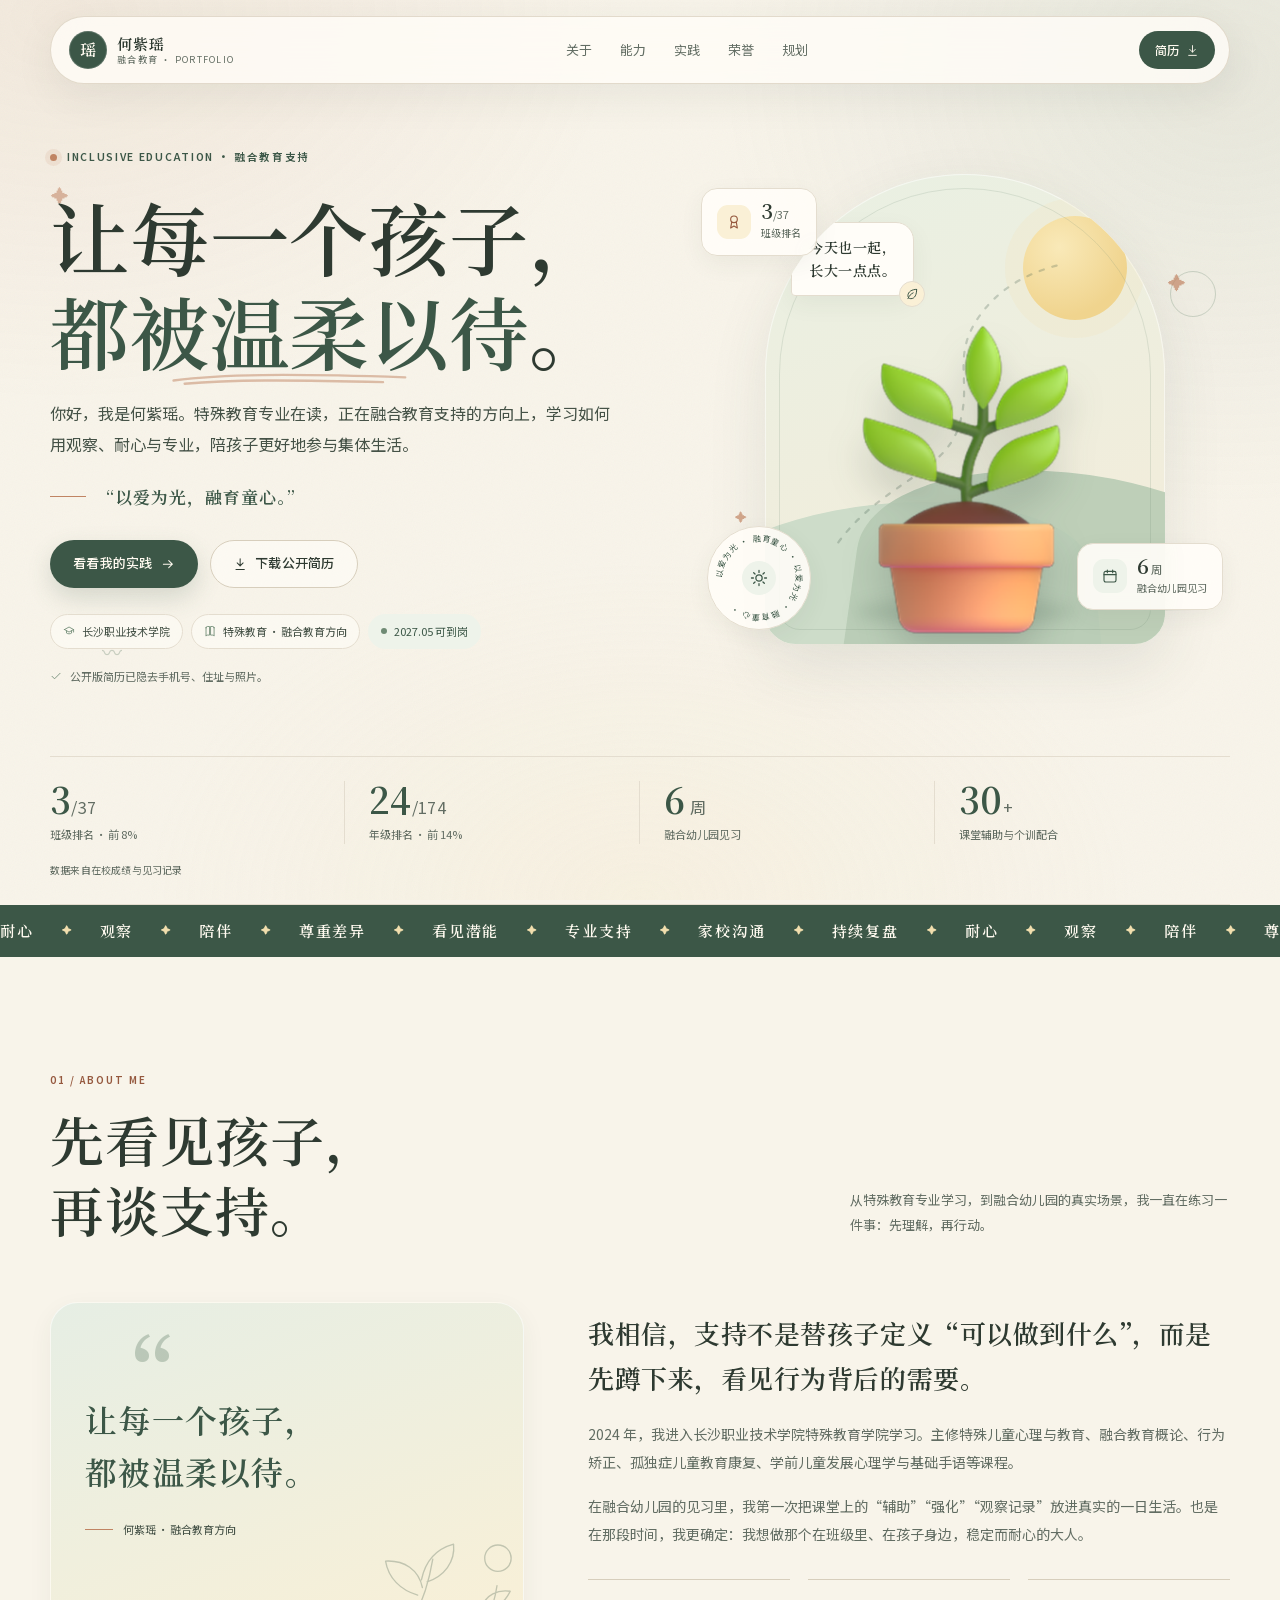
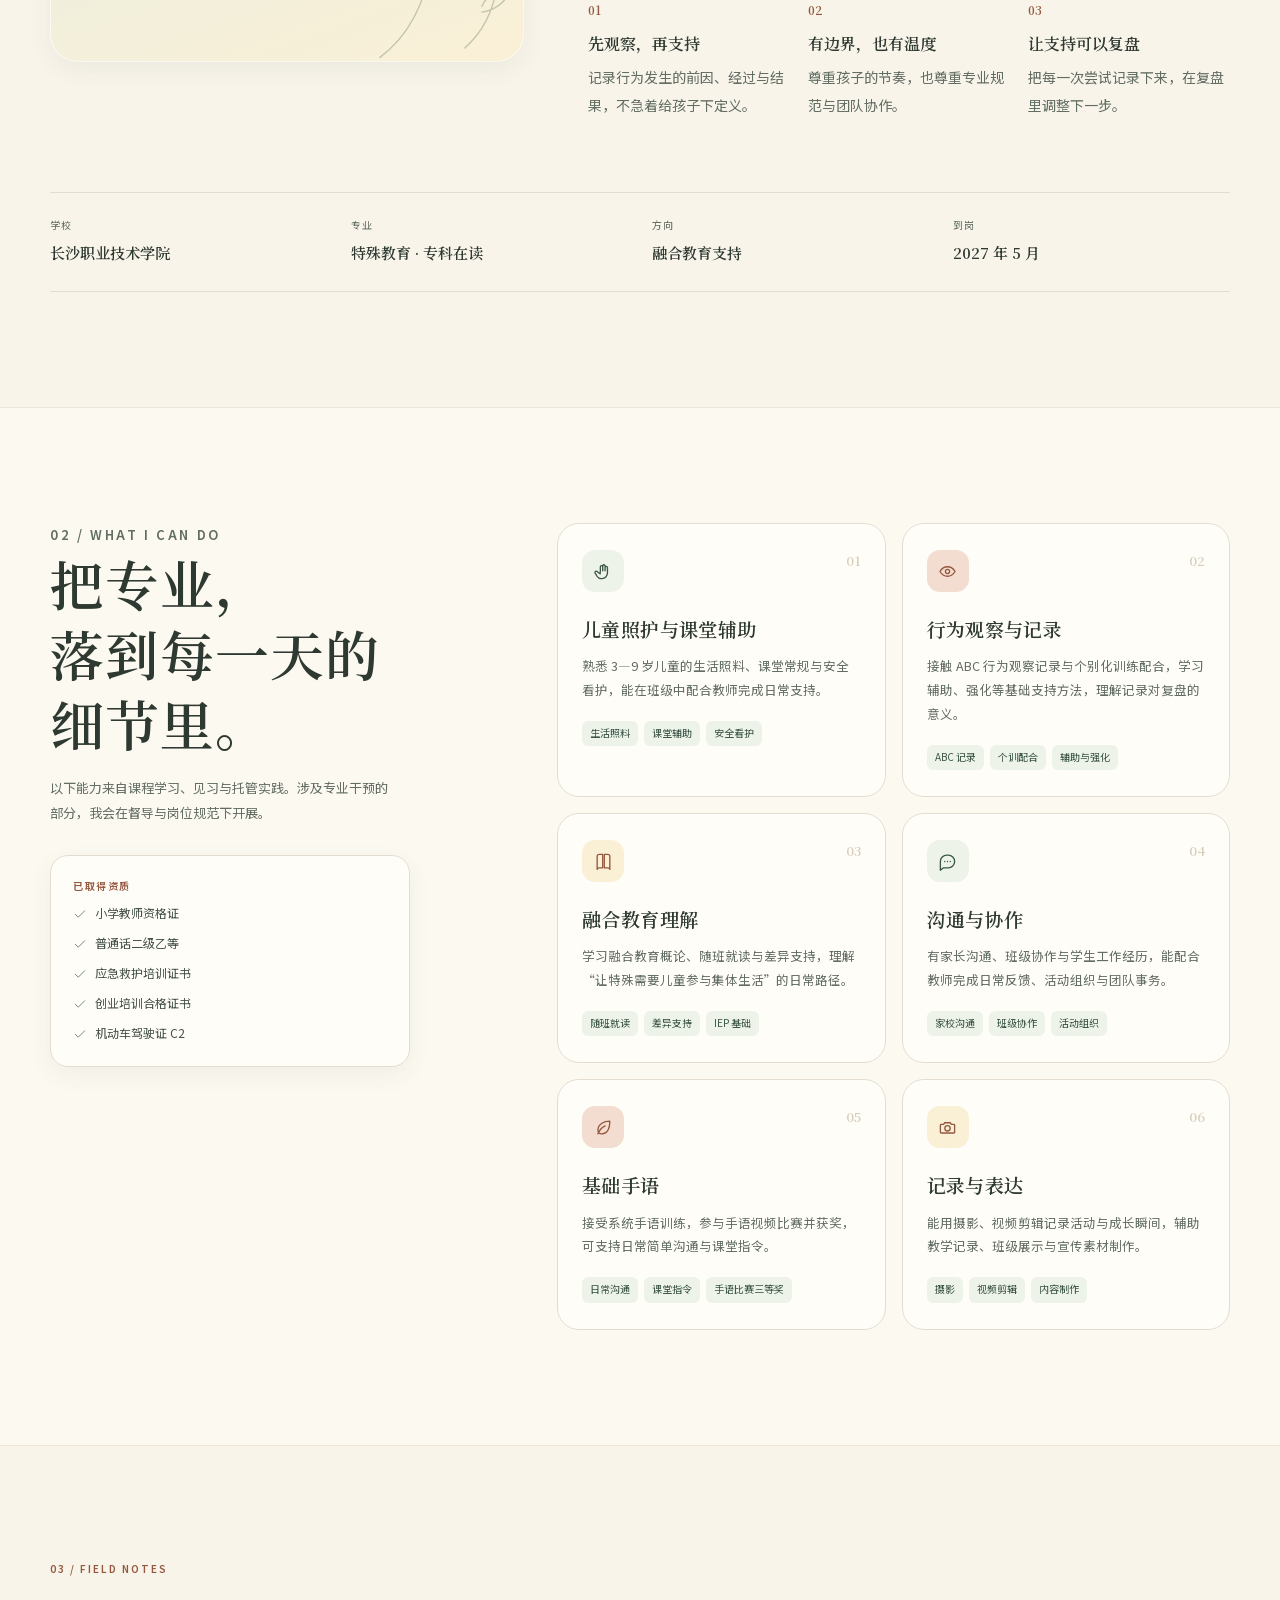
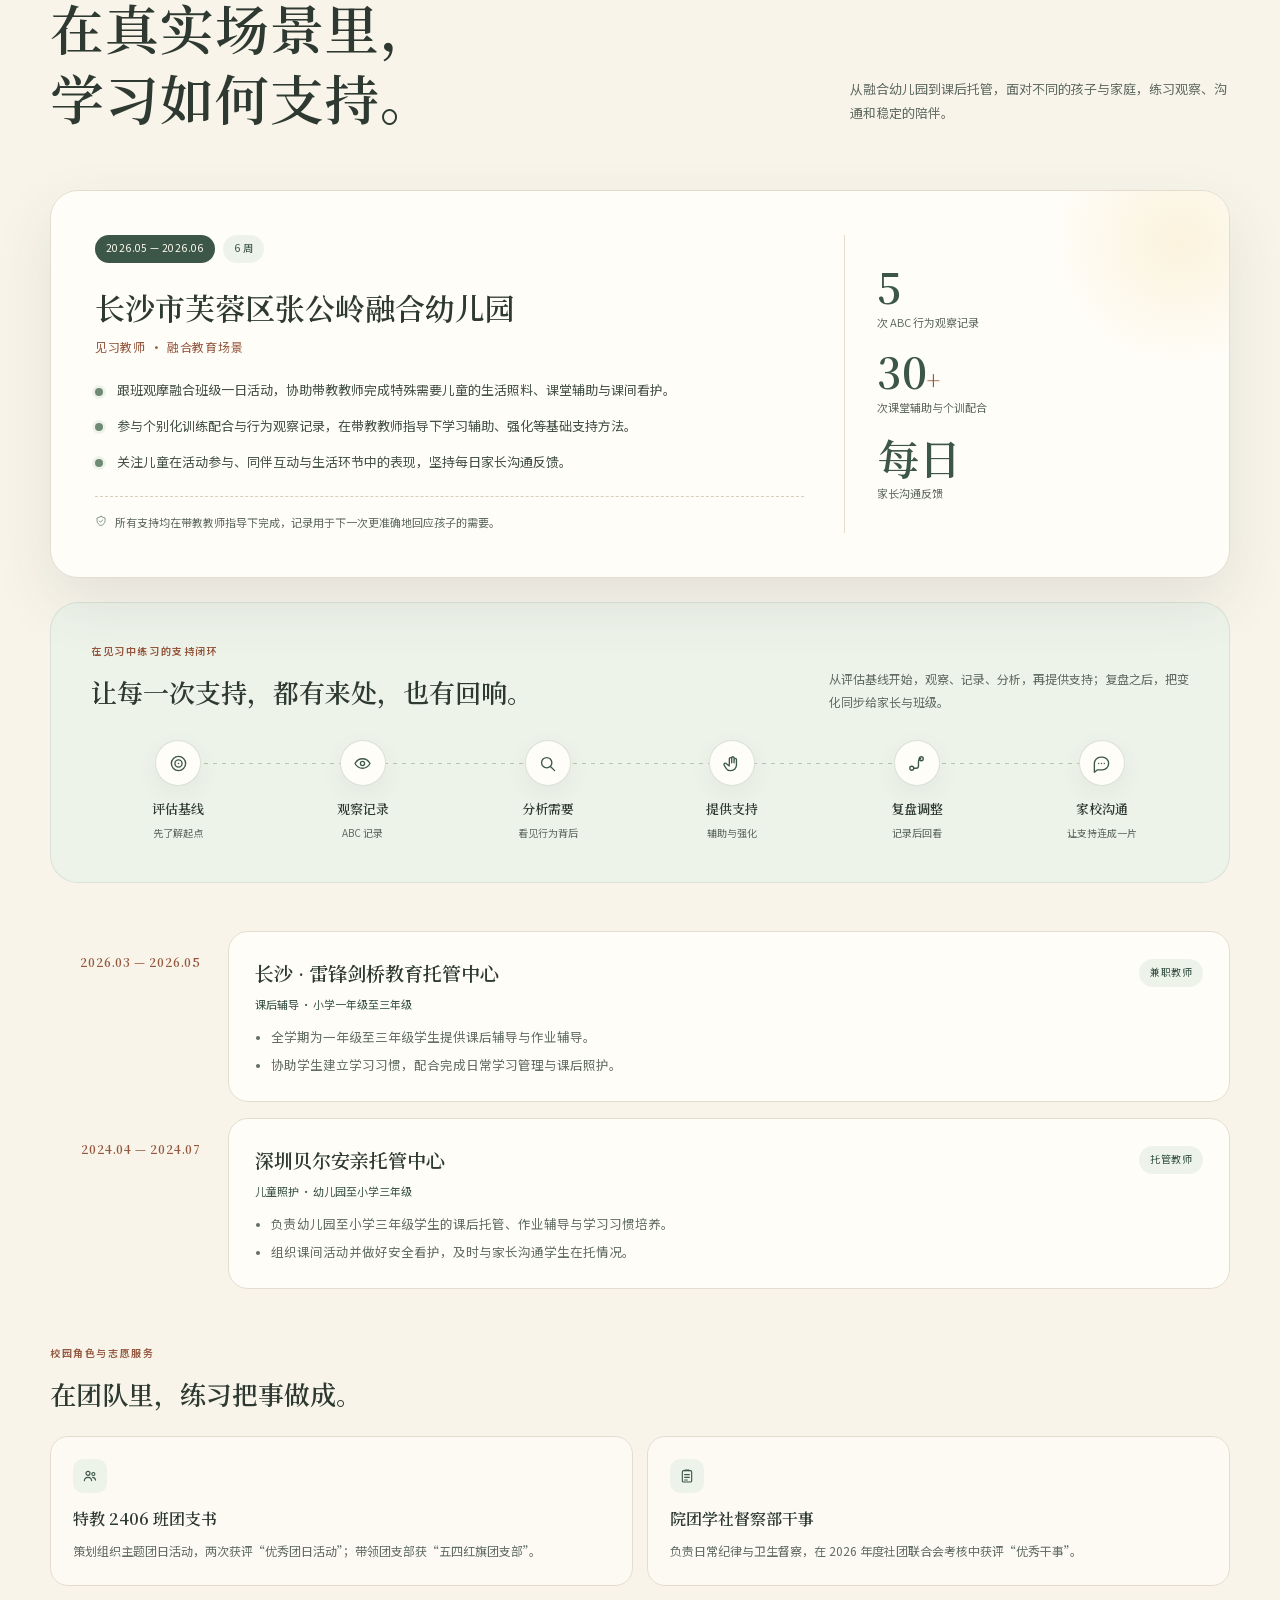
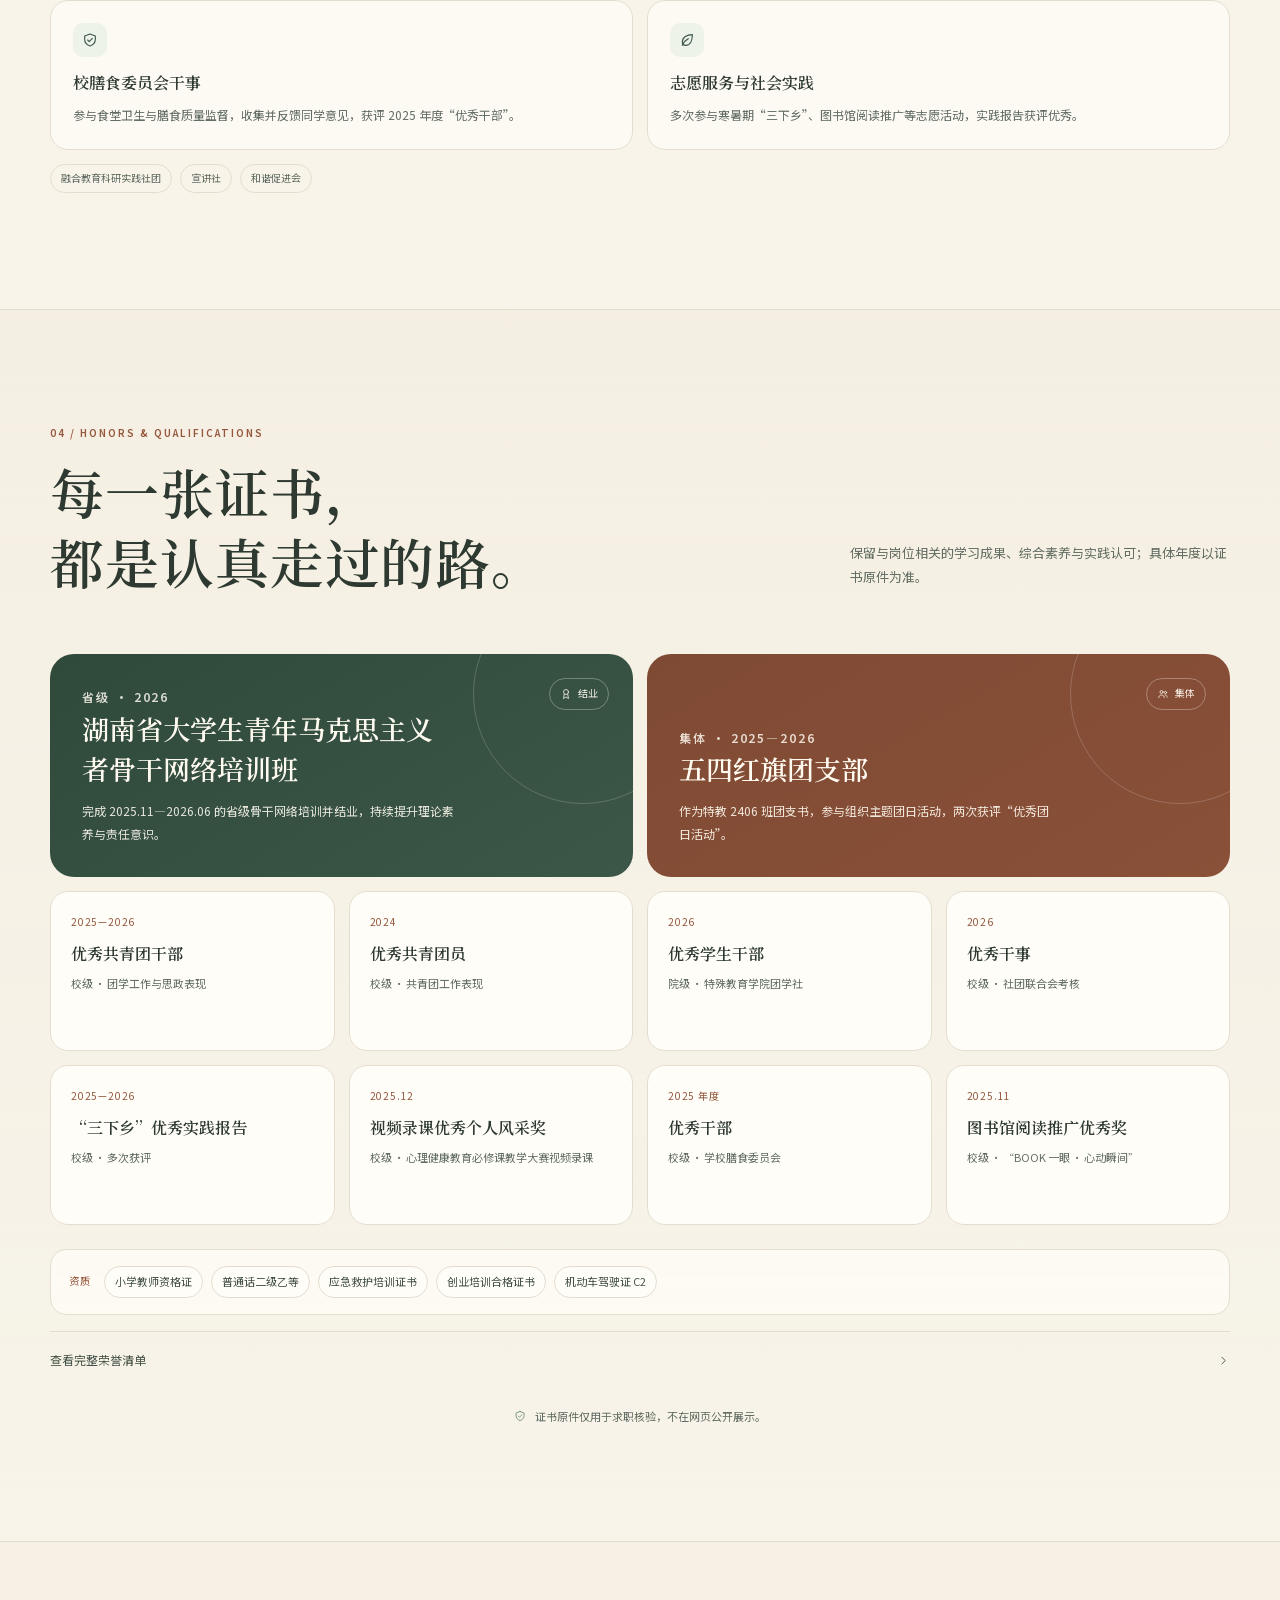
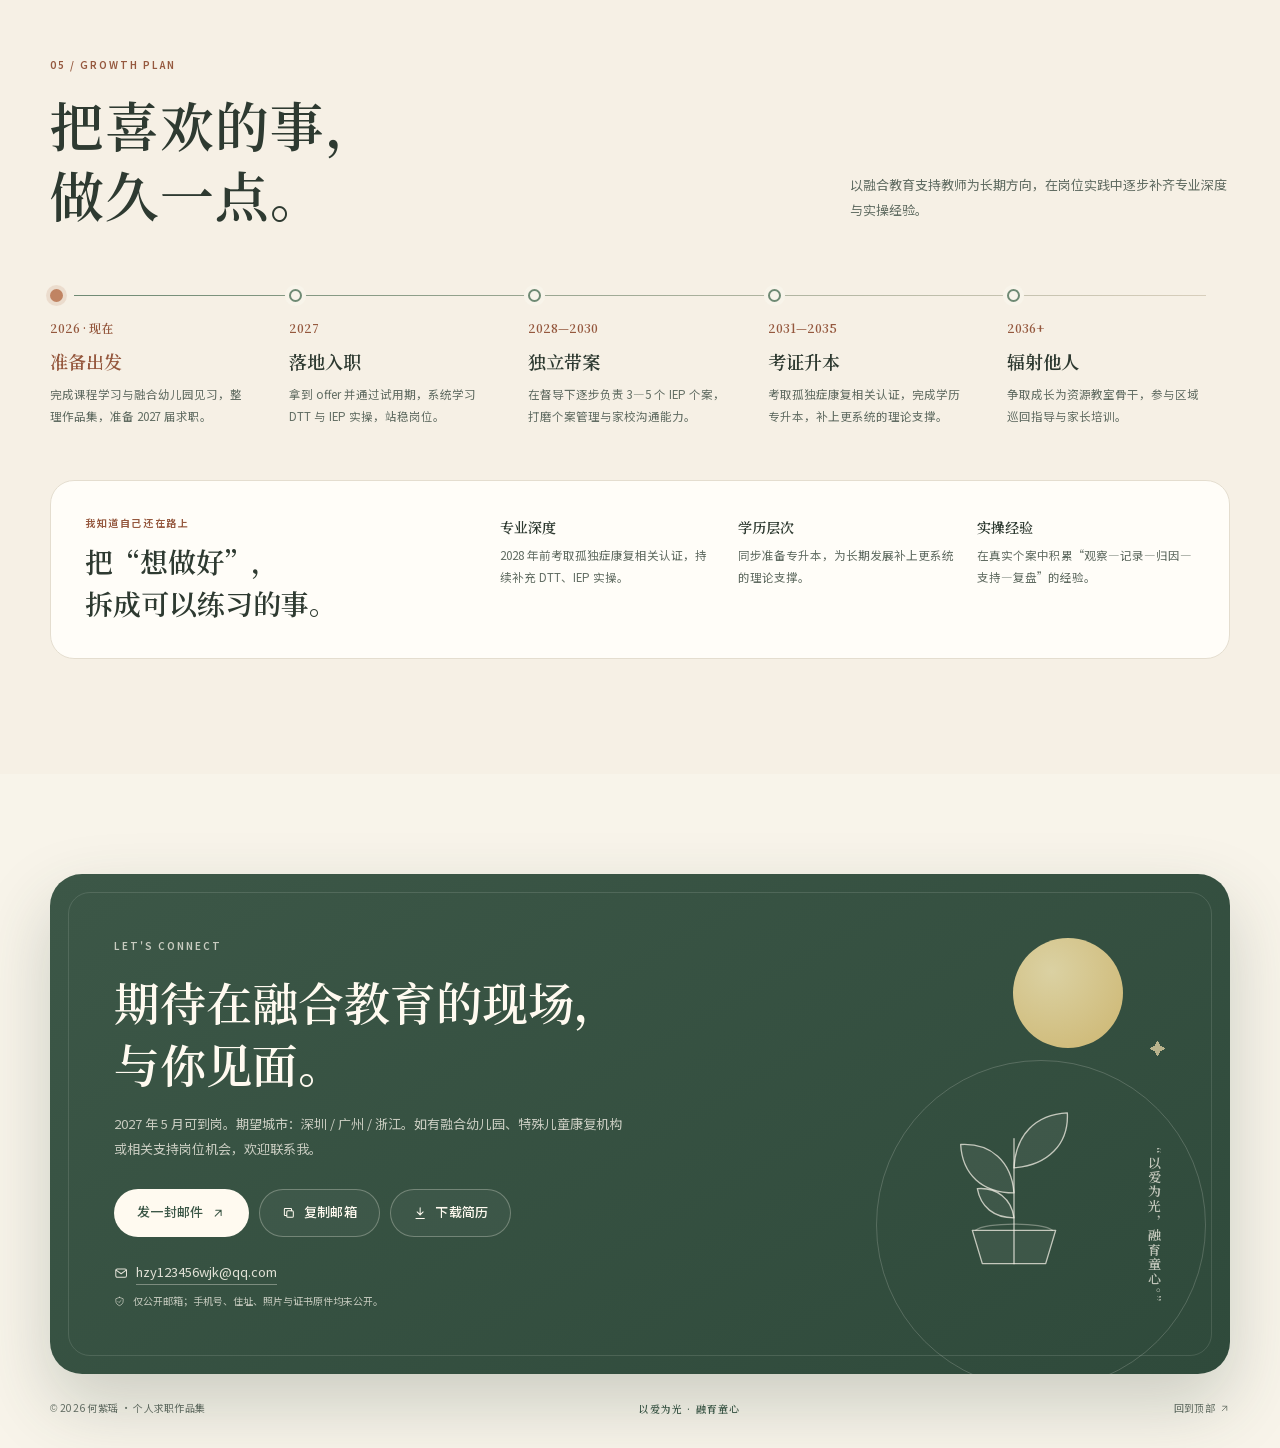
<file: index.html>
<!DOCTYPE html>
<html lang="zh-CN">
<head>
  <meta charset="UTF-8">
  <meta name="viewport" content="width=device-width, initial-scale=1.0">
  <title>何紫瑶｜融合教育支持 · 特殊儿童康复</title>
  <meta name="description" content="何紫瑶，长沙职业技术学院特殊教育专业在读，融合教育方向。具备融合幼儿园见习、3—9 岁儿童照护与课堂辅助经验，持有小学教师资格证与急救证，期待在融合幼儿园或特殊儿童康复机构从事支持教师工作。">
  <meta name="author" content="何紫瑶">
  <meta name="theme-color" content="#f8f4ea">
  <meta name="robots" content="index, follow">
  <meta name="referrer" content="strict-origin-when-cross-origin">
  <link rel="canonical" href="https://g1785402417.github.io/heziyao/">
  <link rel="icon" href="assets/favicon.svg" type="image/svg+xml">
  <link rel="apple-touch-icon" href="assets/favicon.svg">

  <link rel="preload" href="assets/fonts/noto-serif-sc-600.woff2" as="font" type="font/woff2" crossorigin>
  <link rel="preload" href="assets/fonts/noto-sans-sc-400.woff2" as="font" type="font/woff2" crossorigin>
  <link rel="preload" href="assets/fonts/noto-sans-sc-500.woff2" as="font" type="font/woff2" crossorigin>
  <link rel="preload" href="assets/fonts/noto-sans-sc-600.woff2" as="font" type="font/woff2" crossorigin>
  <link rel="stylesheet" href="assets/css/styles.css">
  <script defer src="assets/js/main.js"></script>

  <meta property="og:type" content="website">
  <meta property="og:locale" content="zh_CN">
  <meta property="og:site_name" content="何紫瑶 · 融合教育求职作品集">
  <meta property="og:title" content="何紫瑶｜让每一个孩子，都被温柔以待">
  <meta property="og:description" content="特殊教育专业在读，融合教育方向。用观察、耐心与专业，陪孩子更好地参与集体生活。">
  <meta property="og:url" content="https://g1785402417.github.io/heziyao/">
  <meta property="og:image" content="https://g1785402417.github.io/heziyao/assets/og/og-cover.png">
  <meta property="og:image:width" content="1200">
  <meta property="og:image:height" content="630">
  <meta property="og:image:alt" content="何紫瑶个人作品集封面：让每一个孩子，都被温柔以待">
  <meta name="twitter:card" content="summary_large_image">
  <meta name="twitter:title" content="何紫瑶｜让每一个孩子，都被温柔以待">
  <meta name="twitter:description" content="特殊教育专业在读，融合教育方向。用观察、耐心与专业，陪孩子更好地参与集体生活。">
  <meta name="twitter:image" content="https://g1785402417.github.io/heziyao/assets/og/og-cover.png">

  <script type="application/ld+json">
    {
      "@context": "https://schema.org",
      "@type": "Person",
      "name": "何紫瑶",
      "alternateName": "He Ziyao",
      "email": "mailto:hzy123456wjk@qq.com",
      "url": "https://g1785402417.github.io/heziyao/",
      "jobTitle": "融合教育支持教师（求职中）",
      "affiliation": {
        "@type": "CollegeOrUniversity",
        "name": "长沙职业技术学院"
      },
      "knowsAbout": ["融合教育", "特殊教育", "儿童照护", "行为观察记录", "基础手语"],
      "seeks": {
        "@type": "Demand",
        "name": "融合教育支持、特殊儿童康复或融合幼儿园带班岗位"
      }
    }
  </script>
</head>
<body>
  <a class="skip-link" href="#main">跳到主要内容</a>

  <svg class="svg-sprite" aria-hidden="true" focusable="false">
    <symbol id="i-arrow" viewBox="0 0 24 24"><path d="M4 12h15M13 6l6 6-6 6"/></symbol>
    <symbol id="i-arrow-up" viewBox="0 0 24 24"><path d="M7 17 17 7M8 7h9v9"/></symbol>
    <symbol id="i-download" viewBox="0 0 24 24"><path d="M12 3v12M7 10l5 5 5-5M5 21h14"/></symbol>
    <symbol id="i-mail" viewBox="0 0 24 24"><rect x="3" y="5" width="18" height="14" rx="2.5"/><path d="m3.5 7 8.5 6 8.5-6"/></symbol>
    <symbol id="i-copy" viewBox="0 0 24 24"><rect x="8" y="8" width="11" height="11" rx="2"/><path d="M16 8V5a1 1 0 0 0-1-1H5a1 1 0 0 0-1 1v10a1 1 0 0 0 1 1h3"/></symbol>
    <symbol id="i-pin" viewBox="0 0 24 24"><path d="M20 10c0 5-8 11-8 11S4 15 4 10a8 8 0 1 1 16 0Z"/><circle cx="12" cy="10" r="2.5"/></symbol>
    <symbol id="i-cap" viewBox="0 0 24 24"><path d="m3 9 9-5 9 5-9 5-9-5Z"/><path d="M7 11.5V16c2.7 2 7.3 2 10 0v-4.5M21 9v5"/></symbol>
    <symbol id="i-book" viewBox="0 0 24 24"><path d="M4 5.5A2.5 2.5 0 0 1 6.5 3H11v17H6.5A2.5 2.5 0 0 0 4 22V5.5Z"/><path d="M20 5.5A2.5 2.5 0 0 0 17.5 3H13v17h4.5A2.5 2.5 0 0 1 20 22V5.5Z"/></symbol>
    <symbol id="i-eye" viewBox="0 0 24 24"><path d="M2.5 12s3.5-6 9.5-6 9.5 6 9.5 6-3.5 6-9.5 6-9.5-6-9.5-6Z"/><circle cx="12" cy="12" r="2.6"/></symbol>
    <symbol id="i-hand" viewBox="0 0 24 24"><path d="M8 13V6a1.5 1.5 0 0 1 3 0v5M11 11V5a1.5 1.5 0 0 1 3 0v6M14 11V7a1.5 1.5 0 0 1 3 0v7a7 7 0 0 1-7 7h-1a6 6 0 0 1-5.2-3l-2.3-4a1.6 1.6 0 0 1 2.7-1.7L8 15"/></symbol>
    <symbol id="i-chat" viewBox="0 0 24 24"><path d="M21 12a8 8 0 0 1-8 8H7l-4 3V12a8 8 0 0 1 8-8h2a8 8 0 0 1 8 8Z"/><path d="M8.5 12h.01M12 12h.01M15.5 12h.01"/></symbol>
    <symbol id="i-leaf" viewBox="0 0 24 24"><path d="M20 4C12 4 5 8 5 15c0 3 2 5 5 5 7 0 10-7 10-16Z"/><path d="M5 20c2-5 5-8 9-10"/></symbol>
    <symbol id="i-sun" viewBox="0 0 24 24"><circle cx="12" cy="12" r="4.2"/><path d="M12 2v2.5M12 19.5V22M2 12h2.5M19.5 12H22M4.9 4.9l1.8 1.8M17.3 17.3l1.8 1.8M19.1 4.9l-1.8 1.8M6.7 17.3l-1.8 1.8"/></symbol>
    <symbol id="i-shield" viewBox="0 0 24 24"><path d="M12 3 20 6v5c0 5-3.5 8.5-8 10-4.5-1.5-8-5-8-10V6l8-3Z"/><path d="m8.5 12 2.3 2.3 4.7-4.6"/></symbol>
    <symbol id="i-camera" viewBox="0 0 24 24"><path d="M4 8h3l1.5-2h7L17 8h3a1 1 0 0 1 1 1v9a1 1 0 0 1-1 1H4a1 1 0 0 1-1-1V9a1 1 0 0 1 1-1Z"/><circle cx="12" cy="13" r="3.4"/></symbol>
    <symbol id="i-spark" viewBox="0 0 24 24"><path d="M12 2.5 14 9l6.5 2-6.5 2L12 19.5 10 13l-6.5-2L10 9l2-6.5Z"/></symbol>
    <symbol id="i-check" viewBox="0 0 24 24"><path d="m4 12.5 5 5L20 6.5"/></symbol>
    <symbol id="i-calendar" viewBox="0 0 24 24"><rect x="3" y="5" width="18" height="16" rx="2.5"/><path d="M8 3v4M16 3v4M3 10h18"/></symbol>
    <symbol id="i-users" viewBox="0 0 24 24"><circle cx="9" cy="8" r="3"/><path d="M3.5 19c.3-3 2.3-5 5.5-5s5.2 2 5.5 5"/><circle cx="17" cy="9" r="2.3"/><path d="M16 14c2.6.1 4 1.8 4.4 4.3"/></symbol>
    <symbol id="i-award" viewBox="0 0 24 24"><circle cx="12" cy="8" r="5"/><path d="M8.5 12.5 7 21l5-3 5 3-1.5-8.5"/></symbol>
    <symbol id="i-target" viewBox="0 0 24 24"><circle cx="12" cy="12" r="9"/><circle cx="12" cy="12" r="4.5"/><circle cx="12" cy="12" r="1" fill="currentColor" stroke="none"/></symbol>
    <symbol id="i-route" viewBox="0 0 24 24"><circle cx="6" cy="18" r="2.5"/><circle cx="18" cy="6" r="2.5"/><path d="M8.5 18h3a3 3 0 0 0 3-3V9a3 3 0 0 1 3-3h-2"/></symbol>
    <symbol id="i-search" viewBox="0 0 24 24"><circle cx="11" cy="11" r="6.5"/><path d="m16 16 5 5"/></symbol>
    <symbol id="i-clock" viewBox="0 0 24 24"><circle cx="12" cy="12" r="9"/><path d="M12 7v5.2l3.4 2"/></symbol>
    <symbol id="i-clipboard" viewBox="0 0 24 24"><rect x="5" y="4" width="14" height="17" rx="2"/><path d="M9 4V3h6v1M8.5 10h7M8.5 14h7M8.5 18h4"/></symbol>
    <symbol id="i-close" viewBox="0 0 24 24"><path d="m6 6 12 12M18 6 6 18"/></symbol>
    <symbol id="i-menu" viewBox="0 0 24 24"><path d="M4 8h16M4 16h16"/></symbol>
    <symbol id="i-chevron" viewBox="0 0 24 24"><path d="m9 6 6 6-6 6"/></symbol>
  </svg>

  <div class="page-texture" aria-hidden="true"></div>
  <div class="scroll-progress" aria-hidden="true"><span data-scroll-progress></span></div>

  <header class="site-header" data-site-header>
    <div class="nav-shell">
      <a class="brand" href="#top" aria-label="何紫瑶 · 回到首页">
        <span class="brand-mark" aria-hidden="true">瑶</span>
        <span class="brand-text">
          <strong>何紫瑶</strong>
          <small>融合教育 · PORTFOLIO</small>
        </span>
      </a>

      <nav class="primary-nav" id="primary-nav" data-primary-nav aria-label="主导航">
        <a href="#about" data-nav-link>关于</a>
        <a href="#skills" data-nav-link>能力</a>
        <a href="#practice" data-nav-link>实践</a>
        <a href="#honors" data-nav-link>荣誉</a>
        <a href="#growth" data-nav-link>规划</a>
      </nav>

      <div class="nav-actions">
        <a class="nav-cv" href="assets/resume/He_Ziyao_Public_CV.pdf" download="He_Ziyao_Public_CV.pdf">
          <span>简历</span>
          <svg class="icon" aria-hidden="true"><use href="#i-download"/></svg>
        </a>
        <button class="menu-toggle" type="button" data-menu-toggle aria-expanded="false" aria-controls="primary-nav" aria-label="打开导航菜单">
          <span></span><span></span>
        </button>
      </div>
    </div>
  </header>

  <main id="main">
    <section class="hero" id="top" aria-labelledby="hero-title">
      <div class="hero-decor" aria-hidden="true">
        <span class="doodle doodle-a">✦</span>
        <span class="doodle doodle-b"></span>
        <span class="doodle doodle-c">〰</span>
      </div>

      <div class="container hero-grid">
        <div class="hero-copy">
          <p class="eyebrow"><span class="eyebrow-dot"></span>INCLUSIVE EDUCATION · 融合教育支持</p>
          <h1 id="hero-title">让每一个孩子，<br><span class="mark">都被温柔以待<svg class="mark-line" viewBox="0 0 300 18" aria-hidden="true"><path d="M4 12C64 4 144 3 296 8"/><path d="M18 16c58-5 128-5 250-2"/></svg></span>。</h1>
          <p class="hero-lead">你好，我是何紫瑶。特殊教育专业在读，正在融合教育支持的方向上，学习如何用观察、耐心与专业，陪孩子更好地参与集体生活。</p>
          <p class="hero-quote"><span></span>“以爱为光，融育童心。”</p>

          <div class="hero-actions">
            <a class="btn btn-primary" href="#practice">
              看看我的实践
              <svg class="icon" aria-hidden="true"><use href="#i-arrow"/></svg>
            </a>
            <a class="btn btn-ghost" href="assets/resume/He_Ziyao_Public_CV.pdf" download="He_Ziyao_Public_CV.pdf">
              <svg class="icon" aria-hidden="true"><use href="#i-download"/></svg>
              下载公开简历
            </a>
          </div>

          <div class="hero-chips">
            <span class="chip"><svg class="icon" aria-hidden="true"><use href="#i-cap"/></svg>长沙职业技术学院</span>
            <span class="chip"><svg class="icon" aria-hidden="true"><use href="#i-book"/></svg>特殊教育 · 融合教育方向</span>
            <span class="chip chip--soft"><span class="chip-dot"></span>2027.05 可到岗</span>
          </div>

          <p class="privacy-note">
            <svg class="icon" aria-hidden="true"><use href="#i-check"/></svg>
            公开版简历已隐去手机号、住址与照片。
          </p>
        </div>

        <div class="hero-visual" data-hero-art>
          <div class="growth-scene" data-tilt data-parallax="0.035">
            <div class="scene-arch">
              <span class="scene-sun" aria-hidden="true"></span>
              <span class="scene-hill scene-hill--a" aria-hidden="true"></span>
              <span class="scene-hill scene-hill--b" aria-hidden="true"></span>
              <svg class="scene-path" viewBox="0 0 360 420" aria-hidden="true">
                <path d="M66 330c38-52 94-62 108-103 14-42-8-64 20-102 18-25 44-38 72-45" />
              </svg>
              <div class="speech-bubble">
                今天也一起，<br>长大一点点。
                <svg class="bubble-leaf" aria-hidden="true"><use href="#i-leaf"/></svg>
              </div>
              <img class="scene-plant" src="assets/img/potted-plant.png" width="720" height="720" alt="一株从陶盆里向上生长的绿色植物插画" fetchpriority="high" decoding="async">
              <span class="scene-shadow" aria-hidden="true"></span>
            </div>

            <div class="float-card float-rank" aria-hidden="true">
              <span class="float-icon float-icon--butter"><svg class="icon"><use href="#i-award"/></svg></span>
              <span><strong>3<span>/37</span></strong><small>班级排名</small></span>
            </div>
            <div class="float-card float-week" aria-hidden="true">
              <span class="float-icon float-icon--sage"><svg class="icon"><use href="#i-calendar"/></svg></span>
              <span><strong>6<span> 周</span></strong><small>融合幼儿园见习</small></span>
            </div>

            <div class="round-stamp" aria-hidden="true">
              <svg viewBox="0 0 120 120">
                <defs><path id="stamp-path" d="M60,60 m-43,0 a43,43 0 1,1 86,0 a43,43 0 1,1 -86,0"/></defs>
                <text><textPath href="#stamp-path">以爱为光 · 融育童心 · 以爱为光 · 融育童心 · </textPath></text>
              </svg>
              <span class="stamp-center"><svg class="icon"><use href="#i-sun"/></svg></span>
            </div>

            <span class="scene-spark spark-a" aria-hidden="true">✦</span>
            <span class="scene-spark spark-b" aria-hidden="true">✦</span>
          </div>
        </div>
      </div>

      <div class="container hero-stats" aria-label="关键数据">
        <div class="stat">
          <strong><span data-count="3">0</span><span class="stat-den">/37</span></strong>
          <span>班级排名 · 前 8%</span>
        </div>
        <div class="stat">
          <strong><span data-count="24">0</span><span class="stat-den">/174</span></strong>
          <span>年级排名 · 前 14%</span>
        </div>
        <div class="stat">
          <strong><span data-count="6">0</span><span class="stat-suffix"> 周</span></strong>
          <span>融合幼儿园见习</span>
        </div>
        <div class="stat">
          <strong><span data-count="30">0</span><span class="stat-suffix">+</span></strong>
          <span>课堂辅助与个训配合</span>
        </div>
        <p class="stats-note">数据来自在校成绩与见习记录</p>
      </div>
    </section>

    <div class="marquee" aria-hidden="true">
      <div class="marquee-track">
        <span>耐心</span><i>✦</i><span>观察</span><i>✦</i><span>陪伴</span><i>✦</i><span>尊重差异</span><i>✦</i><span>看见潜能</span><i>✦</i><span>专业支持</span><i>✦</i><span>家校沟通</span><i>✦</i><span>持续复盘</span><i>✦</i>
        <span>耐心</span><i>✦</i><span>观察</span><i>✦</i><span>陪伴</span><i>✦</i><span>尊重差异</span><i>✦</i><span>看见潜能</span><i>✦</i><span>专业支持</span><i>✦</i><span>家校沟通</span><i>✦</i><span>持续复盘</span><i>✦</i>
      </div>
    </div>

    <section class="section about" id="about" aria-labelledby="about-title">
      <div class="container">
        <div class="section-head">
          <div class="section-head-main">
            <p class="section-kicker">01 / ABOUT ME</p>
            <h2 id="about-title">先看见孩子，<br>再谈支持。</h2>
          </div>
          <p class="section-desc">从特殊教育专业学习，到融合幼儿园的真实场景，我一直在练习一件事：先理解，再行动。</p>
        </div>

        <div class="about-grid">
          <aside class="about-quote">
            <span class="quote-mark" aria-hidden="true">“</span>
            <blockquote>让每一个孩子，<br>都被温柔以待。</blockquote>
            <div class="quote-by"><span></span>何紫瑶 · 融合教育方向</div>
            <svg class="quote-art" viewBox="0 0 180 150" aria-hidden="true">
              <path d="M20 140c30-22 48-56 56-104M60 74c-18-5-31-18-34-36 20-1 35 9 39 28M64 58c4-20 16-33 34-38 2 19-10 34-28 40" />
              <path d="M110 130c18-16 30-38 34-66M128 92c13-2 24-10 30-22-14-2-25 4-30 16" />
              <circle cx="145" cy="35" r="14" />
            </svg>
          </aside>

          <div class="about-copy">
            <p class="about-lead">我相信，支持不是替孩子定义“可以做到什么”，而是先蹲下来，看见行为背后的需要。</p>
            <p>2024 年，我进入长沙职业技术学院特殊教育学院学习。主修特殊儿童心理与教育、融合教育概论、行为矫正、孤独症儿童教育康复、学前儿童发展心理学与基础手语等课程。</p>
            <p>在融合幼儿园的见习里，我第一次把课堂上的“辅助”“强化”“观察记录”放进真实的一日生活。也是在那段时间，我更确定：我想做那个在班级里、在孩子身边，稳定而耐心的大人。</p>

            <div class="principles">
              <article class="principle">
                <span class="principle-num">01</span>
                <h3>先观察，再支持</h3>
                <p>记录行为发生的前因、经过与结果，不急着给孩子下定义。</p>
              </article>
              <article class="principle">
                <span class="principle-num">02</span>
                <h3>有边界，也有温度</h3>
                <p>尊重孩子的节奏，也尊重专业规范与团队协作。</p>
              </article>
              <article class="principle">
                <span class="principle-num">03</span>
                <h3>让支持可以复盘</h3>
                <p>把每一次尝试记录下来，在复盘里调整下一步。</p>
              </article>
            </div>
          </div>
        </div>

        <div class="profile-strip">
          <div class="profile-item"><span>学校</span><strong>长沙职业技术学院</strong></div>
          <div class="profile-item"><span>专业</span><strong>特殊教育 · 专科在读</strong></div>
          <div class="profile-item"><span>方向</span><strong>融合教育支持</strong></div>
          <div class="profile-item"><span>到岗</span><strong>2027 年 5 月</strong></div>
        </div>
      </div>
    </section>

    <section class="section skills" id="skills" aria-labelledby="skills-title">
      <div class="container skills-layout">
        <div class="skills-intro">
          <p class="section-kicker">02 / WHAT I CAN DO</p>
          <h2 id="skills-title">把专业，<br>落到每一天的<br>细节里。</h2>
          <p>以下能力来自课程学习、见习与托管实践。涉及专业干预的部分，我会在督导与岗位规范下开展。</p>

          <div class="qualification-card">
            <p class="mini-label">已取得资质</p>
            <ul>
              <li><svg class="icon" aria-hidden="true"><use href="#i-check"/></svg>小学教师资格证</li>
              <li><svg class="icon" aria-hidden="true"><use href="#i-check"/></svg>普通话二级乙等</li>
              <li><svg class="icon" aria-hidden="true"><use href="#i-check"/></svg>应急救护培训证书</li>
              <li><svg class="icon" aria-hidden="true"><use href="#i-check"/></svg>创业培训合格证书</li>
              <li><svg class="icon" aria-hidden="true"><use href="#i-check"/></svg>机动车驾驶证 C2</li>
            </ul>
          </div>
        </div>

        <div class="skills-grid">
          <article class="skill-card" data-spotlight>
            <div class="skill-top">
              <span class="skill-icon skill-icon--sage"><svg class="icon" aria-hidden="true"><use href="#i-hand"/></svg></span>
              <span class="skill-num" aria-hidden="true">01</span>
            </div>
            <h3>儿童照护与课堂辅助</h3>
            <p>熟悉 3—9 岁儿童的生活照料、课堂常规与安全看护，能在班级中配合教师完成日常支持。</p>
            <div class="tags"><span>生活照料</span><span>课堂辅助</span><span>安全看护</span></div>
          </article>

          <article class="skill-card" data-spotlight>
            <div class="skill-top">
              <span class="skill-icon skill-icon--clay"><svg class="icon" aria-hidden="true"><use href="#i-eye"/></svg></span>
              <span class="skill-num" aria-hidden="true">02</span>
            </div>
            <h3>行为观察与记录</h3>
            <p>接触 ABC 行为观察记录与个别化训练配合，学习辅助、强化等基础支持方法，理解记录对复盘的意义。</p>
            <div class="tags"><span>ABC 记录</span><span>个训配合</span><span>辅助与强化</span></div>
          </article>

          <article class="skill-card" data-spotlight>
            <div class="skill-top">
              <span class="skill-icon skill-icon--butter"><svg class="icon" aria-hidden="true"><use href="#i-book"/></svg></span>
              <span class="skill-num" aria-hidden="true">03</span>
            </div>
            <h3>融合教育理解</h3>
            <p>学习融合教育概论、随班就读与差异支持，理解“让特殊需要儿童参与集体生活”的日常路径。</p>
            <div class="tags"><span>随班就读</span><span>差异支持</span><span>IEP 基础</span></div>
          </article>

          <article class="skill-card" data-spotlight>
            <div class="skill-top">
              <span class="skill-icon skill-icon--sage"><svg class="icon" aria-hidden="true"><use href="#i-chat"/></svg></span>
              <span class="skill-num" aria-hidden="true">04</span>
            </div>
            <h3>沟通与协作</h3>
            <p>有家长沟通、班级协作与学生工作经历，能配合教师完成日常反馈、活动组织与团队事务。</p>
            <div class="tags"><span>家校沟通</span><span>班级协作</span><span>活动组织</span></div>
          </article>

          <article class="skill-card" data-spotlight>
            <div class="skill-top">
              <span class="skill-icon skill-icon--clay"><svg class="icon" aria-hidden="true"><use href="#i-leaf"/></svg></span>
              <span class="skill-num" aria-hidden="true">05</span>
            </div>
            <h3>基础手语</h3>
            <p>接受系统手语训练，参与手语视频比赛并获奖，可支持日常简单沟通与课堂指令。</p>
            <div class="tags"><span>日常沟通</span><span>课堂指令</span><span>手语比赛三等奖</span></div>
          </article>

          <article class="skill-card" data-spotlight>
            <div class="skill-top">
              <span class="skill-icon skill-icon--butter"><svg class="icon" aria-hidden="true"><use href="#i-camera"/></svg></span>
              <span class="skill-num" aria-hidden="true">06</span>
            </div>
            <h3>记录与表达</h3>
            <p>能用摄影、视频剪辑记录活动与成长瞬间，辅助教学记录、班级展示与宣传素材制作。</p>
            <div class="tags"><span>摄影</span><span>视频剪辑</span><span>内容制作</span></div>
          </article>
        </div>
      </div>
    </section>

    <section class="section practice" id="practice" aria-labelledby="practice-title">
      <div class="container">
        <div class="section-head">
          <div class="section-head-main">
            <p class="section-kicker">03 / FIELD NOTES</p>
            <h2 id="practice-title">在真实场景里，<br>学习如何支持。</h2>
          </div>
          <p class="section-desc">从融合幼儿园到课后托管，面对不同的孩子与家庭，练习观察、沟通和稳定的陪伴。</p>
        </div>

        <article class="spotlight" data-spotlight>
          <div class="spotlight-main">
            <div class="spotlight-meta"><span class="pill">2026.05 — 2026.06</span><span class="pill pill--soft">6 周</span></div>
            <h3>长沙市芙蓉区张公岭融合幼儿园</h3>
            <p class="spotlight-role">见习教师 · 融合教育场景</p>
            <ul class="check-list">
              <li>跟班观摩融合班级一日活动，协助带教教师完成特殊需要儿童的生活照料、课堂辅助与课间看护。</li>
              <li>参与个别化训练配合与行为观察记录，在带教教师指导下学习辅助、强化等基础支持方法。</li>
              <li>关注儿童在活动参与、同伴互动与生活环节中的表现，坚持每日家长沟通反馈。</li>
            </ul>
            <p class="spotlight-note"><svg class="icon" aria-hidden="true"><use href="#i-shield"/></svg>所有支持均在带教教师指导下完成，记录用于下一次更准确地回应孩子的需要。</p>
          </div>
          <aside class="spotlight-side" aria-label="见习数据">
            <div class="spotlight-stat"><strong>5</strong><span>次 ABC 行为观察记录</span></div>
            <div class="spotlight-stat"><strong>30<span>+</span></strong><span>次课堂辅助与个训配合</span></div>
            <div class="spotlight-stat"><strong>每日</strong><span>家长沟通反馈</span></div>
          </aside>
        </article>

        <div class="support-loop">
          <div class="loop-head">
            <div>
              <p class="mini-label">在见习中练习的支持闭环</p>
              <h3>让每一次支持，都有来处，也有回响。</h3>
            </div>
            <p>从评估基线开始，观察、记录、分析，再提供支持；复盘之后，把变化同步给家长与班级。</p>
          </div>
          <ol class="loop-steps">
            <li><span class="loop-icon"><svg class="icon" aria-hidden="true"><use href="#i-target"/></svg></span><strong>评估基线</strong><small>先了解起点</small></li>
            <li><span class="loop-icon"><svg class="icon" aria-hidden="true"><use href="#i-eye"/></svg></span><strong>观察记录</strong><small>ABC 记录</small></li>
            <li><span class="loop-icon"><svg class="icon" aria-hidden="true"><use href="#i-search"/></svg></span><strong>分析需要</strong><small>看见行为背后</small></li>
            <li><span class="loop-icon"><svg class="icon" aria-hidden="true"><use href="#i-hand"/></svg></span><strong>提供支持</strong><small>辅助与强化</small></li>
            <li><span class="loop-icon"><svg class="icon" aria-hidden="true"><use href="#i-route"/></svg></span><strong>复盘调整</strong><small>记录后回看</small></li>
            <li><span class="loop-icon"><svg class="icon" aria-hidden="true"><use href="#i-chat"/></svg></span><strong>家校沟通</strong><small>让支持连成一片</small></li>
          </ol>
        </div>

        <div class="timeline">
          <article class="timeline-item">
            <div class="timeline-date">2026.03 — 2026.05</div>
            <div class="timeline-card">
              <div class="timeline-title"><h3>长沙 · 雷锋剑桥教育托管中心</h3><span class="pill pill--soft">兼职教师</span></div>
              <p class="timeline-role">课后辅导 · 小学一年级至三年级</p>
              <ul>
                <li>全学期为一年级至三年级学生提供课后辅导与作业辅导。</li>
                <li>协助学生建立学习习惯，配合完成日常学习管理与课后照护。</li>
              </ul>
            </div>
          </article>

          <article class="timeline-item">
            <div class="timeline-date">2024.04 — 2024.07</div>
            <div class="timeline-card">
              <div class="timeline-title"><h3>深圳贝尔安亲托管中心</h3><span class="pill pill--soft">托管教师</span></div>
              <p class="timeline-role">儿童照护 · 幼儿园至小学三年级</p>
              <ul>
                <li>负责幼儿园至小学三年级学生的课后托管、作业辅导与学习习惯培养。</li>
                <li>组织课间活动并做好安全看护，及时与家长沟通学生在托情况。</li>
              </ul>
            </div>
          </article>
        </div>

        <div class="campus">
          <div class="campus-head">
            <p class="mini-label">校园角色与志愿服务</p>
            <h3>在团队里，练习把事做成。</h3>
          </div>
          <div class="campus-grid">
            <article class="campus-card">
              <span class="campus-icon"><svg class="icon" aria-hidden="true"><use href="#i-users"/></svg></span>
              <h4>特教 2406 班团支书</h4>
              <p>策划组织主题团日活动，两次获评“优秀团日活动”；带领团支部获“五四红旗团支部”。</p>
            </article>
            <article class="campus-card">
              <span class="campus-icon"><svg class="icon" aria-hidden="true"><use href="#i-clipboard"/></svg></span>
              <h4>院团学社督察部干事</h4>
              <p>负责日常纪律与卫生督察，在 2026 年度社团联合会考核中获评“优秀干事”。</p>
            </article>
            <article class="campus-card">
              <span class="campus-icon"><svg class="icon" aria-hidden="true"><use href="#i-shield"/></svg></span>
              <h4>校膳食委员会干事</h4>
              <p>参与食堂卫生与膳食质量监督，收集并反馈同学意见，获评 2025 年度“优秀干部”。</p>
            </article>
            <article class="campus-card">
              <span class="campus-icon"><svg class="icon" aria-hidden="true"><use href="#i-leaf"/></svg></span>
              <h4>志愿服务与社会实践</h4>
              <p>多次参与寒暑期“三下乡”、图书馆阅读推广等志愿活动，实践报告获评优秀。</p>
            </article>
          </div>
          <div class="club-tags" aria-label="社团经历">
            <span>融合教育科研实践社团</span>
            <span>宣讲社</span>
            <span>和谐促进会</span>
          </div>
        </div>
      </div>
    </section>

    <section class="section honors" id="honors" aria-labelledby="honors-title">
      <div class="container">
        <div class="section-head">
          <div class="section-head-main">
            <p class="section-kicker">04 / HONORS &amp; QUALIFICATIONS</p>
            <h2 id="honors-title">每一张证书，<br>都是认真走过的路。</h2>
          </div>
          <p class="section-desc">保留与岗位相关的学习成果、综合素养与实践认可；具体年度以证书原件为准。</p>
        </div>

        <div class="honors-grid">
          <article class="honor-feature honor-feature--sage">
            <p class="mini-label">省级 · 2026</p>
            <h3>湖南省大学生青年马克思主义者骨干网络培训班</h3>
            <p>完成 2025.11—2026.06 的省级骨干网络培训并结业，持续提升理论素养与责任意识。</p>
            <span class="honor-seal"><svg class="icon" aria-hidden="true"><use href="#i-award"/></svg>结业</span>
          </article>

          <article class="honor-feature honor-feature--clay">
            <p class="mini-label">集体 · 2025—2026</p>
            <h3>五四红旗团支部</h3>
            <p>作为特教 2406 班团支书，参与组织主题团日活动，两次获评“优秀团日活动”。</p>
            <span class="honor-seal"><svg class="icon" aria-hidden="true"><use href="#i-users"/></svg>集体</span>
          </article>

          <article class="honor-card"><span class="honor-year">2025—2026</span><h4>优秀共青团干部</h4><p>校级 · 团学工作与思政表现</p></article>
          <article class="honor-card"><span class="honor-year">2024</span><h4>优秀共青团员</h4><p>校级 · 共青团工作表现</p></article>
          <article class="honor-card"><span class="honor-year">2026</span><h4>优秀学生干部</h4><p>院级 · 特殊教育学院团学社</p></article>
          <article class="honor-card"><span class="honor-year">2026</span><h4>优秀干事</h4><p>校级 · 社团联合会考核</p></article>
          <article class="honor-card"><span class="honor-year">2025—2026</span><h4>“三下乡”优秀实践报告</h4><p>校级 · 多次获评</p></article>
          <article class="honor-card"><span class="honor-year">2025.12</span><h4>视频录课优秀个人风采奖</h4><p>校级 · 心理健康教育必修课教学大赛视频录课</p></article>
          <article class="honor-card"><span class="honor-year">2025 年度</span><h4>优秀干部</h4><p>校级 · 学校膳食委员会</p></article>
          <article class="honor-card"><span class="honor-year">2025.11</span><h4>图书馆阅读推广优秀奖</h4><p>校级 · “BOOK 一眼 · 心动瞬间”</p></article>
        </div>

        <div class="qualification-strip" aria-label="资质证书">
          <span class="strip-label">资质</span>
          <span>小学教师资格证</span>
          <span>普通话二级乙等</span>
          <span>应急救护培训证书</span>
          <span>创业培训合格证书</span>
          <span>机动车驾驶证 C2</span>
        </div>

        <details class="more-honors">
          <summary><span>查看完整荣誉清单</span><svg class="icon" aria-hidden="true"><use href="#i-chevron"/></svg></summary>
          <div class="more-honors-body">
            <div>
              <h4>校级 · 团学与思政</h4>
              <ul>
                <li>2025—2026 年度“优秀共青团干部”</li>
                <li>2024 年度“优秀共青团员”</li>
                <li>2026 年度社团联合会“优秀干事”</li>
                <li>2025 年度学校膳食委员会“优秀干部”</li>
                <li>第三十期团校培训结业（2025.01）</li>
              </ul>
            </div>
            <div>
              <h4>实践与综合素养</h4>
              <ul>
                <li>寒暑期“三下乡”优秀实践报告 / 优秀个人社会实践报告（2025—2026）</li>
                <li>视频录课“优秀个人风采奖”（2025.12）</li>
                <li>图书馆阅读推广活动“优秀奖”（2025.11）</li>
                <li>“沙漏里的青春”征文比赛一等奖（2025）</li>
                <li>“互换心声”录音分享活动比赛一等奖（2026）</li>
                <li>手语视频比赛三等奖（2024）</li>
                <li>志愿活动摄影比赛三等奖（2025）</li>
                <li>“青春的每一帧”微视频 Vlog 比赛三等奖（2025）</li>
                <li>“变废为宝”创意手工比赛二等奖（2025）</li>
                <li>“寓”起学雷锋寝室嘉年华活动二等奖（2025）</li>
                <li>雷锋知识竞赛二等奖（2025）</li>
                <li>党团知识竞赛三等奖（2026）</li>
                <li>教资知识竞赛团体三等奖（2025）</li>
              </ul>
            </div>
            <div>
              <h4>集体荣誉</h4>
              <ul>
                <li>所带班级团支部获“五四红旗团支部”（2025—2026 年度）</li>
                <li>3 月、9 月主题团日活动两次获评“优秀团日活动”（2025）</li>
                <li>9 月、10 月主题黑板报评比两次获评二等奖（2025）</li>
              </ul>
            </div>
          </div>
        </details>

        <p class="privacy-note privacy-note--center"><svg class="icon" aria-hidden="true"><use href="#i-shield"/></svg>证书原件仅用于求职核验，不在网页公开展示。</p>
      </div>
    </section>

    <section class="section growth" id="growth" aria-labelledby="growth-title">
      <div class="container">
        <div class="section-head">
          <div class="section-head-main">
            <p class="section-kicker">05 / GROWTH PLAN</p>
            <h2 id="growth-title">把喜欢的事，<br>做久一点。</h2>
          </div>
          <p class="section-desc">以融合教育支持教师为长期方向，在岗位实践中逐步补齐专业深度与实操经验。</p>
        </div>

        <div class="growth-rail">
          <article class="growth-step growth-step--now">
            <span class="growth-dot"></span>
            <span class="growth-year">2026 · 现在</span>
            <h3>准备出发</h3>
            <p>完成课程学习与融合幼儿园见习，整理作品集，准备 2027 届求职。</p>
          </article>
          <article class="growth-step">
            <span class="growth-dot"></span>
            <span class="growth-year">2027</span>
            <h3>落地入职</h3>
            <p>拿到 offer 并通过试用期，系统学习 DTT 与 IEP 实操，站稳岗位。</p>
          </article>
          <article class="growth-step">
            <span class="growth-dot"></span>
            <span class="growth-year">2028—2030</span>
            <h3>独立带案</h3>
            <p>在督导下逐步负责 3—5 个 IEP 个案，打磨个案管理与家校沟通能力。</p>
          </article>
          <article class="growth-step">
            <span class="growth-dot"></span>
            <span class="growth-year">2031—2035</span>
            <h3>考证升本</h3>
            <p>考取孤独症康复相关认证，完成学历专升本，补上更系统的理论支撑。</p>
          </article>
          <article class="growth-step">
            <span class="growth-dot"></span>
            <span class="growth-year">2036+</span>
            <h3>辐射他人</h3>
            <p>争取成长为资源教室骨干，参与区域巡回指导与家长培训。</p>
          </article>
        </div>

        <div class="growth-honest">
          <div class="honest-head">
            <p class="mini-label">我知道自己还在路上</p>
            <h3>把“想做好”，<br>拆成可以练习的事。</h3>
          </div>
          <div class="honest-grid">
            <div><strong>专业深度</strong><p>2028 年前考取孤独症康复相关认证，持续补充 DTT、IEP 实操。</p></div>
            <div><strong>学历层次</strong><p>同步准备专升本，为长期发展补上更系统的理论支撑。</p></div>
            <div><strong>实操经验</strong><p>在真实个案中积累“观察—记录—归因—支持—复盘”的经验。</p></div>
          </div>
        </div>
      </div>
    </section>

    <section class="contact" id="contact" aria-labelledby="contact-title">
      <div class="container">
        <div class="contact-card">
          <div class="contact-copy">
            <p class="section-kicker">LET'S CONNECT</p>
            <h2 id="contact-title">期待在融合教育的现场，<br>与你见面。</h2>
            <p class="contact-lead">2027 年 5 月可到岗。期望城市：深圳 / 广州 / 浙江。如有融合幼儿园、特殊儿童康复机构或相关支持岗位机会，欢迎联系我。</p>

            <div class="contact-actions">
              <a class="btn btn-cream" href="mailto:hzy123456wjk@qq.com">
                发一封邮件
                <svg class="icon" aria-hidden="true"><use href="#i-arrow-up"/></svg>
              </a>
              <button class="btn btn-outline-cream" type="button" data-copy-email data-email="hzy123456wjk@qq.com">
                <svg class="icon" aria-hidden="true"><use href="#i-copy"/></svg>
                复制邮箱
              </button>
              <a class="btn btn-outline-cream" href="assets/resume/He_Ziyao_Public_CV.pdf" download="He_Ziyao_Public_CV.pdf">
                <svg class="icon" aria-hidden="true"><use href="#i-download"/></svg>
                下载简历
              </a>
            </div>

            <p class="contact-email"><svg class="icon" aria-hidden="true"><use href="#i-mail"/></svg><a href="mailto:hzy123456wjk@qq.com">hzy123456wjk@qq.com</a></p>
            <p class="contact-privacy"><svg class="icon" aria-hidden="true"><use href="#i-shield"/></svg>仅公开邮箱；手机号、住址、照片与证书原件均未公开。</p>
          </div>

          <div class="contact-art" aria-hidden="true">
            <span class="contact-sun"></span>
            <span class="contact-arc"></span>
            <svg class="contact-plant" viewBox="0 0 240 280">
              <path class="stem" d="M120 260V110"/>
              <path class="leaf" d="M120 175c-38 0-62-22-64-58 36-2 61 20 64 58Z"/>
              <path class="leaf" d="M120 145c2-40 26-64 64-66 2 38-24 63-64 66Z"/>
              <path class="leaf leaf--small" d="M120 205c-24 0-40-13-44-35 23-2 41 12 44 35Z"/>
              <path class="pot" d="M70 220h100l-12 40H82l-12-40Z"/>
              <path class="soil" d="M74 220c10-10 82-10 92 0"/>
            </svg>
            <p class="contact-quote">“以爱为光，融育童心。”</p>
            <span class="contact-spark">✦</span>
          </div>
        </div>
      </div>
    </section>
  </main>

  <footer class="site-footer">
    <div class="container footer-inner">
      <span>© <span data-year>2026</span> 何紫瑶 · 个人求职作品集</span>
      <span class="footer-motto">以爱为光 · 融育童心</span>
      <a href="#top">回到顶部 <svg class="icon" aria-hidden="true"><use href="#i-arrow-up"/></svg></a>
    </div>
  </footer>

  <button class="back-to-top" type="button" data-back-to-top aria-label="回到顶部">
    <svg viewBox="0 0 48 48" aria-hidden="true"><circle class="ring" cx="24" cy="24" r="21"/><path d="M24 31V17M18 23l6-6 6 6"/></svg>
  </button>

  <div class="toast" role="status" aria-live="polite" data-toast>邮箱已复制</div>
</body>
</html>
</file>
<file: assets/css/styles.css>
/* ==========================================================================
   何紫瑶 · 融合教育求职作品集
   Design system: warm paper, sage, clay, butter
   ========================================================================== */

@font-face {
  font-family: "Noto Serif SC";
  src: url("../fonts/noto-serif-sc-600.woff2") format("woff2");
  font-weight: 600;
  font-style: normal;
  font-display: swap;
}

@font-face {
  font-family: "Noto Sans SC";
  src: url("../fonts/noto-sans-sc-400.woff2") format("woff2");
  font-weight: 400;
  font-style: normal;
  font-display: swap;
}

@font-face {
  font-family: "Noto Sans SC";
  src: url("../fonts/noto-sans-sc-500.woff2") format("woff2");
  font-weight: 500;
  font-style: normal;
  font-display: swap;
}

@font-face {
  font-family: "Noto Sans SC";
  src: url("../fonts/noto-sans-sc-600.woff2") format("woff2");
  font-weight: 600;
  font-style: normal;
  font-display: swap;
}

@font-face {
  font-family: "Fraunces";
  src: url("../fonts/fraunces-600.woff2") format("woff2");
  font-weight: 600;
  font-style: normal;
  font-display: swap;
}

:root {
  --paper: #f8f4ea;
  --paper-2: #f2ebdc;
  --surface: #fffdf8;
  --surface-2: #fbf8f0;
  --ink: #2e3a31;
  --ink-2: #455247;
  --muted: #626d63;
  --line: #e4ddcf;
  --line-strong: #d7cebc;
  --sage: #6f8a74;
  --sage-deep: #3c5747;
  --sage-dark: #2d4337;
  --sage-soft: #e6eee4;
  --sage-mist: #eef3ea;
  --clay: #c08463;
  --clay-deep: #95583e;
  --clay-soft: #f3ddd0;
  --butter: #f2dfae;
  --butter-soft: #faf0d6;
  --cream: #fffaf0;
  --font-serif: "Noto Serif SC", "Songti SC", "STSong", serif;
  --font-sans: "Noto Sans SC", "PingFang SC", "Microsoft YaHei", sans-serif;
  --font-latin: "Fraunces", Georgia, serif;
  --shadow-sm: 0 8px 24px rgba(50, 66, 54, 0.06);
  --shadow: 0 24px 60px rgba(50, 66, 54, 0.1);
  --shadow-lg: 0 40px 90px rgba(50, 66, 54, 0.14);
  --radius: 28px;
  --radius-sm: 18px;
  --ease: cubic-bezier(0.22, 0.61, 0.36, 1);
}

*,
*::before,
*::after {
  box-sizing: border-box;
}

html {
  scroll-behavior: smooth;
  scroll-padding-top: 110px;
  -webkit-text-size-adjust: 100%;
}

body {
  margin: 0;
  background: var(--paper);
  color: var(--ink);
  font-family: var(--font-sans);
  font-size: 15px;
  line-height: 1.75;
  -webkit-font-smoothing: antialiased;
  text-rendering: optimizeLegibility;
  overflow-x: hidden;
}

body.menu-open {
  overflow: hidden;
}

::selection {
  background: var(--clay-soft);
  color: var(--ink);
}

a {
  color: inherit;
  text-decoration: none;
}

button {
  font: inherit;
  color: inherit;
}

img {
  display: block;
  max-width: 100%;
}

svg {
  display: block;
}

h1,
h2,
h3,
h4,
p,
blockquote {
  margin-top: 0;
}

:focus-visible {
  outline: 2px solid var(--clay);
  outline-offset: 3px;
  border-radius: 4px;
}

.container {
  width: min(1180px, calc(100% - 48px));
  margin-inline: auto;
}

.icon {
  width: 1.1em;
  height: 1.1em;
  flex: none;
  fill: none;
  stroke: currentColor;
  stroke-width: 1.7;
  stroke-linecap: round;
  stroke-linejoin: round;
}

.svg-sprite {
  position: absolute;
  width: 0;
  height: 0;
  overflow: hidden;
}

.skip-link {
  position: fixed;
  top: 10px;
  left: 10px;
  z-index: 300;
  padding: 10px 16px;
  border-radius: 999px;
  background: var(--ink);
  color: var(--cream);
  font-size: 12px;
  transform: translateY(-160%);
  transition: transform 0.2s var(--ease);
}

.skip-link:focus {
  transform: translateY(0);
}

/* Paper texture ----------------------------------------------------------- */
.page-texture {
  position: fixed;
  inset: 0;
  z-index: 0;
  pointer-events: none;
  background:
    radial-gradient(900px 620px at 5% 2%, rgba(192, 132, 99, 0.1), transparent 62%),
    radial-gradient(820px 700px at 96% 8%, rgba(111, 138, 116, 0.12), transparent 62%),
    radial-gradient(760px 520px at 50% 100%, rgba(242, 223, 174, 0.16), transparent 65%);
}

.page-texture::after {
  content: "";
  position: absolute;
  inset: 0;
  opacity: 0.035;
  background-image: url("data:image/svg+xml,%3Csvg xmlns='http://www.w3.org/2000/svg' width='180' height='180'%3E%3Cfilter id='n'%3E%3CfeTurbulence type='fractalNoise' baseFrequency='.9' numOctaves='2' stitchTiles='stitch'/%3E%3C/filter%3E%3Crect width='100%25' height='100%25' filter='url(%23n)'/%3E%3C/svg%3E");
  mix-blend-mode: multiply;
}

.site-header,
main,
.site-footer {
  position: relative;
  z-index: 1;
}

/* Scroll progress --------------------------------------------------------- */
.scroll-progress {
  position: fixed;
  top: 0;
  left: 0;
  right: 0;
  z-index: 120;
  height: 2px;
  background: transparent;
  pointer-events: none;
}

.scroll-progress span {
  display: block;
  width: 0;
  height: 100%;
  background: linear-gradient(90deg, var(--sage), var(--clay));
  transition: width 0.08s linear;
}

/* Header ----------------------------------------------------------------- */
.site-header {
  position: fixed;
  top: 16px;
  left: 0;
  right: 0;
  z-index: 100;
  padding: 0 20px;
  transition: top 0.3s var(--ease);
}

.nav-shell {
  width: min(1180px, 100%);
  height: 68px;
  margin-inline: auto;
  padding: 0 14px 0 18px;
  display: flex;
  align-items: center;
  justify-content: space-between;
  gap: 22px;
  border: 1px solid rgba(215, 206, 188, 0.72);
  border-radius: 999px;
  background: rgba(255, 253, 248, 0.8);
  box-shadow: 0 12px 40px rgba(50, 66, 54, 0.08);
  -webkit-backdrop-filter: blur(18px) saturate(1.2);
  backdrop-filter: blur(18px) saturate(1.2);
  transition: height 0.3s var(--ease), background 0.3s var(--ease), box-shadow 0.3s var(--ease);
}

.site-header.is-scrolled {
  top: 10px;
}

.site-header.is-scrolled .nav-shell {
  height: 60px;
  background: rgba(255, 253, 248, 0.93);
  box-shadow: 0 14px 40px rgba(50, 66, 54, 0.12);
}

.brand {
  display: flex;
  align-items: center;
  gap: 10px;
  min-width: 0;
}

.brand-mark {
  width: 38px;
  height: 38px;
  flex: none;
  display: grid;
  place-items: center;
  border-radius: 50%;
  background: var(--sage-deep);
  color: var(--cream);
  font-family: var(--font-serif);
  font-size: 16px;
  font-weight: 600;
  box-shadow: inset 0 0 0 1px rgba(255, 255, 255, 0.16);
}

.brand-text {
  display: flex;
  flex-direction: column;
  line-height: 1.2;
  min-width: 0;
}

.brand-text strong {
  font-family: var(--font-serif);
  font-size: 15px;
  font-weight: 600;
  letter-spacing: 0.08em;
  white-space: nowrap;
}

.brand-text small {
  margin-top: 2px;
  color: var(--muted);
  font-family: var(--font-sans);
  font-size: 9px;
  letter-spacing: 0.14em;
  white-space: nowrap;
}

.primary-nav {
  display: flex;
  align-items: center;
  gap: 2px;
}

.primary-nav a {
  position: relative;
  padding: 9px 13px;
  border-radius: 999px;
  color: var(--muted);
  font-size: 13px;
  transition: color 0.2s, background 0.2s;
}

.primary-nav a:hover,
.primary-nav a.is-active {
  color: var(--ink);
  background: var(--sage-mist);
}

.primary-nav a.is-active::after {
  content: "";
  position: absolute;
  bottom: 4px;
  left: 50%;
  width: 4px;
  height: 4px;
  border-radius: 50%;
  background: var(--clay);
  transform: translateX(-50%);
}

.nav-actions {
  display: flex;
  align-items: center;
  gap: 8px;
}

.nav-cv {
  height: 38px;
  padding: 0 16px;
  display: inline-flex;
  align-items: center;
  gap: 6px;
  border-radius: 999px;
  background: var(--sage-deep);
  color: var(--cream);
  font-size: 12px;
  font-weight: 500;
  letter-spacing: 0.04em;
  transition: transform 0.25s var(--ease), background 0.25s;
}

.nav-cv:hover {
  background: var(--ink);
  transform: translateY(-1px);
}

.nav-cv .icon {
  width: 13px;
  height: 13px;
}

.menu-toggle {
  position: relative;
  display: none;
  width: 38px;
  height: 38px;
  padding: 0;
  border: 1px solid var(--line);
  border-radius: 50%;
  background: var(--surface);
  cursor: pointer;
}

.menu-toggle span {
  position: absolute;
  left: 11px;
  width: 15px;
  height: 1.5px;
  border-radius: 2px;
  background: var(--ink);
  transition: transform 0.25s var(--ease), top 0.25s var(--ease);
}

.menu-toggle span:first-child {
  top: 15px;
}

.menu-toggle span:last-child {
  top: 21px;
}

.menu-toggle[aria-expanded="true"] span:first-child {
  top: 18px;
  transform: rotate(45deg);
}

.menu-toggle[aria-expanded="true"] span:last-child {
  top: 18px;
  transform: rotate(-45deg);
}

/* Buttons ---------------------------------------------------------------- */
.btn {
  min-height: 48px;
  padding: 0 22px;
  display: inline-flex;
  align-items: center;
  justify-content: center;
  gap: 8px;
  border: 1px solid transparent;
  border-radius: 999px;
  font-size: 13px;
  font-weight: 500;
  letter-spacing: 0.02em;
  cursor: pointer;
  transition: transform 0.25s var(--ease), box-shadow 0.25s, background 0.25s, color 0.25s, border-color 0.25s;
}

.btn-primary {
  background: var(--sage-deep);
  color: var(--cream);
  box-shadow: 0 10px 24px rgba(60, 87, 71, 0.18);
}

.btn-primary:hover {
  background: var(--ink);
  box-shadow: 0 16px 32px rgba(60, 87, 71, 0.24);
  transform: translateY(-2px);
}

.btn-ghost {
  border-color: var(--line-strong);
  background: rgba(255, 253, 248, 0.6);
  color: var(--ink);
}

.btn-ghost:hover {
  background: var(--surface);
  box-shadow: var(--shadow-sm);
  transform: translateY(-2px);
}

.btn-cream {
  background: var(--cream);
  color: var(--sage-deep);
}

.btn-cream:hover {
  background: var(--butter-soft);
  transform: translateY(-2px);
}

.btn-outline-cream {
  border-color: rgba(255, 250, 240, 0.28);
  background: rgba(255, 250, 240, 0.04);
  color: var(--cream);
}

.btn-outline-cream:hover {
  background: rgba(255, 250, 240, 0.12);
  transform: translateY(-2px);
}

/* Hero ------------------------------------------------------------------- */
.hero {
  position: relative;
  padding: 142px 0 0;
}

.hero-decor {
  position: absolute;
  inset: 0;
  pointer-events: none;
  overflow: hidden;
}

.doodle {
  position: absolute;
  color: var(--clay);
  opacity: 0.55;
}

.doodle-a {
  top: 20%;
  left: 4%;
  font-size: 18px;
}

.doodle-b {
  top: 30%;
  right: 5%;
  width: 46px;
  height: 46px;
  border: 1px solid var(--sage);
  border-radius: 50%;
  opacity: 0.3;
}

.doodle-c {
  bottom: 26%;
  left: 8%;
  font-size: 20px;
  color: var(--sage);
  opacity: 0.35;
}

.hero-grid {
  display: grid;
  grid-template-columns: minmax(0, 1.05fr) minmax(0, 0.95fr);
  align-items: center;
  gap: clamp(32px, 5vw, 72px);
}

.hero-copy {
  max-width: 600px;
  min-width: 0;
}

.eyebrow {
  display: inline-flex;
  align-items: center;
  gap: 10px;
  margin: 0;
  color: var(--sage-deep);
  font-size: 10.5px;
  font-weight: 600;
  letter-spacing: 0.16em;
  text-transform: uppercase;
}

.eyebrow-dot {
  width: 7px;
  height: 7px;
  flex: none;
  border-radius: 50%;
  background: var(--clay);
  box-shadow: 0 0 0 5px rgba(192, 132, 99, 0.12);
}

.hero h1 {
  margin: 22px 0 20px;
  font-family: var(--font-serif);
  font-size: clamp(46px, 6.2vw, 82px);
  font-weight: 600;
  line-height: 1.18;
  letter-spacing: 0.01em;
}

.hero h1 .mark {
  position: relative;
  display: inline-block;
  color: var(--sage-deep);
}

.mark-line {
  position: absolute;
  left: 0;
  bottom: -0.1em;
  width: 100%;
  height: 0.18em;
  overflow: visible;
  fill: none;
  stroke: var(--clay);
  stroke-width: 3;
  stroke-linecap: round;
  opacity: 0.5;
}

.hero-lead {
  max-width: 560px;
  margin: 0;
  color: var(--ink-2);
  font-size: 16px;
  line-height: 1.95;
}

.hero-quote {
  display: flex;
  align-items: center;
  gap: 12px;
  margin: 22px 0 28px;
  color: var(--sage-deep);
  font-family: var(--font-serif);
  font-size: 17px;
  letter-spacing: 0.06em;
}

.hero-quote span {
  width: 36px;
  height: 1px;
  flex: none;
  background: var(--clay);
}

.hero-actions {
  display: flex;
  flex-wrap: wrap;
  gap: 12px;
}

.hero-chips {
  display: flex;
  flex-wrap: wrap;
  gap: 8px;
  margin-top: 26px;
}

.chip {
  display: inline-flex;
  align-items: center;
  gap: 7px;
  padding: 7px 12px;
  border: 1px solid var(--line);
  border-radius: 999px;
  background: rgba(255, 253, 248, 0.55);
  color: var(--ink-2);
  font-size: 11px;
}

.chip .icon {
  color: var(--sage);
}

.chip--soft {
  border-color: transparent;
  background: var(--sage-mist);
  color: var(--sage-deep);
}

.chip-dot {
  width: 6px;
  height: 6px;
  border-radius: 50%;
  background: var(--sage);
}

.privacy-note {
  display: flex;
  align-items: center;
  gap: 8px;
  margin: 18px 0 0;
  color: var(--muted);
  font-size: 11px;
}

.privacy-note .icon {
  color: var(--sage);
}

/* Hero visual ------------------------------------------------------------ */
.hero-visual {
  display: flex;
  justify-content: center;
  min-width: 0;
}

.growth-scene {
  position: relative;
  width: min(100%, 480px);
  padding: 20px 10px 30px;
  transform: perspective(1000px) rotateX(var(--rx, 0deg)) rotateY(var(--ry, 0deg)) translateY(var(--py, 0px));
  transition: transform 0.18s ease-out;
  will-change: transform;
}

.scene-arch {
  position: relative;
  width: min(100%, 400px);
  height: 470px;
  margin-inline: auto;
  overflow: hidden;
  border-radius: 210px 210px 32px 32px;
  background: linear-gradient(160deg, #e9f0e3 0%, #f4ecd9 100%);
  box-shadow: inset 0 0 0 1px rgba(255, 255, 255, 0.5), var(--shadow);
}

.scene-arch::after {
  content: "";
  position: absolute;
  inset: 14px;
  border: 1px solid rgba(111, 138, 116, 0.18);
  border-radius: 196px 196px 22px 22px;
  pointer-events: none;
}

.scene-sun {
  position: absolute;
  top: 42px;
  right: 38px;
  width: 104px;
  height: 104px;
  border-radius: 50%;
  background: radial-gradient(circle at 35% 30%, #f9e9b8, #f0d48e 70%);
  box-shadow: 0 0 0 18px rgba(242, 223, 174, 0.18);
}

.scene-hill {
  position: absolute;
  bottom: -40px;
  border-radius: 50% 50% 0 0;
}

.scene-hill--a {
  left: -90px;
  width: 420px;
  height: 180px;
  background: #cddcc9;
  transform: rotate(-6deg);
}

.scene-hill--b {
  right: -130px;
  width: 440px;
  height: 210px;
  background: #b8ccb5;
  opacity: 0.9;
  transform: rotate(8deg);
}

.scene-path {
  position: absolute;
  inset: 0;
  width: 100%;
  height: 100%;
  fill: none;
  stroke: rgba(60, 87, 71, 0.25);
  stroke-width: 2;
  stroke-dasharray: 4 8;
  stroke-linecap: round;
}

.speech-bubble {
  position: absolute;
  top: 48px;
  left: 26px;
  z-index: 5;
  padding: 13px 17px;
  border: 1px solid var(--line);
  border-radius: 18px 18px 18px 4px;
  background: var(--surface);
  box-shadow: var(--shadow-sm);
  color: var(--ink);
  font-family: var(--font-serif);
  font-size: 14px;
  letter-spacing: 0.04em;
  line-height: 1.65;
}

.bubble-leaf {
  position: absolute;
  right: -12px;
  bottom: -12px;
  width: 26px;
  height: 26px;
  padding: 5px;
  border: 1px solid var(--line);
  border-radius: 50%;
  background: var(--butter-soft);
  color: var(--sage-deep);
  fill: none;
  stroke: currentColor;
  stroke-width: 1.7;
  stroke-linecap: round;
  stroke-linejoin: round;
}

.scene-plant {
  position: absolute;
  z-index: 4;
  bottom: -6px;
  left: 50%;
  width: 340px;
  height: auto;
  transform: translateX(-50%);
  filter: drop-shadow(0 24px 18px rgba(50, 66, 54, 0.18));
  animation: plantSway 7s ease-in-out infinite;
  transform-origin: 50% 96%;
}

.scene-shadow {
  position: absolute;
  z-index: 3;
  bottom: 18px;
  left: 50%;
  width: 220px;
  height: 28px;
  border-radius: 50%;
  background: rgba(60, 87, 71, 0.16);
  filter: blur(8px);
  transform: translateX(-50%);
}

.float-card {
  position: absolute;
  z-index: 7;
  display: flex;
  align-items: center;
  gap: 10px;
  padding: 12px 15px;
  border: 1px solid var(--line);
  border-radius: 16px;
  background: rgba(255, 253, 248, 0.92);
  box-shadow: var(--shadow-sm);
  -webkit-backdrop-filter: blur(8px);
  backdrop-filter: blur(8px);
}

.float-rank {
  top: 34px;
  left: -24px;
  animation: bob 6s ease-in-out infinite;
}

.float-week {
  right: -18px;
  bottom: 64px;
  animation: bob 7s ease-in-out infinite 0.6s;
}

.float-icon {
  width: 34px;
  height: 34px;
  flex: none;
  display: grid;
  place-items: center;
  border-radius: 11px;
}

.float-icon--butter {
  background: var(--butter-soft);
  color: var(--clay-deep);
}

.float-icon--sage {
  background: var(--sage-mist);
  color: var(--sage-deep);
}

.float-icon .icon {
  width: 16px;
  height: 16px;
}

.float-card strong {
  display: block;
  color: var(--ink);
  font-family: var(--font-serif);
  font-size: 20px;
  font-weight: 600;
  line-height: 1;
}

.float-card strong span {
  color: var(--muted);
  font-family: var(--font-sans);
  font-size: 11px;
  font-weight: 400;
}

.float-card small {
  display: block;
  margin-top: 4px;
  color: var(--muted);
  font-size: 10px;
}

.round-stamp {
  position: absolute;
  z-index: 8;
  left: -18px;
  bottom: 44px;
  width: 104px;
  height: 104px;
  display: grid;
  place-items: center;
  border: 1px solid var(--line);
  border-radius: 50%;
  background: rgba(255, 253, 248, 0.9);
  box-shadow: var(--shadow-sm);
}

.round-stamp > svg {
  position: absolute;
  inset: 0;
  width: 100%;
  height: 100%;
  animation: spin 28s linear infinite;
}

.round-stamp text {
  fill: var(--sage-deep);
  font-family: var(--font-sans);
  font-size: 9.5px;
  letter-spacing: 0.12em;
}

.stamp-center {
  width: 34px;
  height: 34px;
  display: grid;
  place-items: center;
  border-radius: 50%;
  background: var(--sage-mist);
  color: var(--sage-deep);
}

.stamp-center .icon {
  width: 18px;
  height: 18px;
}

.scene-spark {
  position: absolute;
  z-index: 6;
  color: var(--clay);
  font-size: 18px;
  opacity: 0.7;
}

.spark-a {
  top: 22%;
  right: 4%;
  animation: float 5s ease-in-out infinite;
}

.spark-b {
  bottom: 28%;
  left: 2%;
  font-size: 12px;
  animation: float 6s ease-in-out infinite reverse;
}

/* Hero stats ------------------------------------------------------------- */
.hero-stats {
  display: grid;
  grid-template-columns: repeat(4, 1fr);
  margin-top: clamp(46px, 6vw, 70px);
  padding: 24px 0;
  border-top: 1px solid var(--line);
  border-bottom: 1px solid var(--line);
}

.stat {
  min-width: 0;
  padding: 0 24px;
  border-right: 1px solid var(--line);
}

.stat:first-child {
  padding-left: 0;
}

.stat:last-of-type {
  border-right: 0;
}

.stat strong {
  display: block;
  color: var(--sage-deep);
  font-family: var(--font-serif);
  font-size: clamp(26px, 3vw, 36px);
  font-weight: 600;
  letter-spacing: 0.01em;
  line-height: 1;
}

.stat-den,
.stat-suffix {
  color: var(--muted);
  font-family: var(--font-sans);
  font-size: 0.45em;
  font-weight: 400;
}

.stat > span:last-child {
  display: block;
  margin-top: 8px;
  color: var(--muted);
  font-size: 11px;
}

.stats-note {
  grid-column: 1 / -1;
  margin: 18px 0 0;
  color: var(--muted);
  font-size: 10px;
  letter-spacing: 0.02em;
}

/* Marquee ---------------------------------------------------------------- */
.marquee {
  position: relative;
  z-index: 1;
  overflow: hidden;
  padding: 13px 0;
  background: var(--sage-deep);
  color: var(--cream);
}

.marquee-track {
  display: flex;
  align-items: center;
  gap: 28px;
  width: max-content;
  animation: marquee 30s linear infinite;
}

.marquee-track span {
  font-family: var(--font-serif);
  font-size: 15px;
  letter-spacing: 0.12em;
  white-space: nowrap;
}

.marquee-track i {
  color: var(--butter);
  font-size: 10px;
  font-style: normal;
}

/* Sections --------------------------------------------------------------- */
.section {
  position: relative;
  padding: clamp(76px, 9vw, 120px) 0;
}

.section-head {
  display: flex;
  align-items: flex-end;
  justify-content: space-between;
  gap: 40px;
  margin-bottom: clamp(36px, 5vw, 58px);
}

.section-head-main {
  min-width: 0;
}

.section-kicker {
  margin: 0 0 14px;
  color: var(--clay-deep);
  font-size: 10px;
  font-weight: 600;
  letter-spacing: 0.2em;
  text-transform: uppercase;
}

.section h2 {
  margin: 0;
  color: var(--ink);
  font-family: var(--font-serif);
  font-size: clamp(34px, 4.2vw, 54px);
  font-weight: 600;
  letter-spacing: 0.02em;
  line-height: 1.3;
}

.section-desc {
  max-width: 380px;
  margin: 0 0 6px;
  color: var(--muted);
  font-size: 13px;
  line-height: 1.9;
}

.mini-label {
  margin: 0 0 8px;
  color: var(--clay-deep);
  font-size: 10px;
  font-weight: 600;
  letter-spacing: 0.16em;
  text-transform: uppercase;
}

/* About ------------------------------------------------------------------ */
.about-grid {
  display: grid;
  grid-template-columns: 0.85fr 1.15fr;
  align-items: start;
  gap: clamp(32px, 5vw, 72px);
}

.about-quote {
  position: relative;
  min-height: 360px;
  overflow: hidden;
  padding: 38px 34px 34px;
  border: 1px solid rgba(255, 255, 255, 0.6);
  border-radius: var(--radius);
  background: linear-gradient(160deg, var(--sage-soft), var(--butter-soft));
  box-shadow: var(--shadow-sm);
}

.quote-mark {
  display: block;
  height: 52px;
  color: var(--sage);
  font-family: var(--font-serif);
  font-size: 92px;
  line-height: 0.7;
  opacity: 0.38;
}

.about-quote blockquote {
  margin: 0;
  color: var(--sage-deep);
  font-family: var(--font-serif);
  font-size: clamp(24px, 2.6vw, 32px);
  font-weight: 600;
  letter-spacing: 0.04em;
  line-height: 1.65;
}

.quote-by {
  display: flex;
  align-items: center;
  gap: 10px;
  margin-top: 22px;
  color: var(--ink-2);
  font-size: 11px;
}

.quote-by span {
  width: 28px;
  height: 1px;
  background: var(--clay);
}

.quote-art {
  position: absolute;
  right: -8px;
  bottom: -10px;
  width: 170px;
  height: 150px;
  fill: none;
  stroke: var(--sage-deep);
  stroke-width: 1.4;
  stroke-linecap: round;
  stroke-linejoin: round;
  opacity: 0.28;
}

.about-copy {
  min-width: 0;
  padding-top: 8px;
}

.about-lead {
  margin: 0 0 20px;
  color: var(--ink);
  font-family: var(--font-serif);
  font-size: clamp(20px, 2.2vw, 26px);
  font-weight: 600;
  letter-spacing: 0.02em;
  line-height: 1.75;
}

.about-copy p:not(.about-lead) {
  margin: 0 0 16px;
  color: var(--muted);
  font-size: 14px;
  line-height: 2;
}

.principles {
  display: grid;
  grid-template-columns: repeat(3, 1fr);
  gap: 18px;
  margin-top: 30px;
}

.principle {
  padding-top: 16px;
  border-top: 1px solid var(--line-strong);
}

.principle-num {
  color: var(--clay-deep);
  font-family: var(--font-serif);
  font-size: 12px;
}

.principle h3 {
  margin: 8px 0 6px;
  color: var(--ink);
  font-family: var(--font-serif);
  font-size: 16px;
  font-weight: 600;
}

.principle p {
  margin: 0;
  color: var(--muted);
  font-size: 11.5px;
  line-height: 1.9;
}

.profile-strip {
  display: grid;
  grid-template-columns: repeat(4, 1fr);
  gap: 24px;
  margin-top: 56px;
  padding: 24px 0;
  border-top: 1px solid var(--line);
  border-bottom: 1px solid var(--line);
}

.profile-item span {
  display: block;
  margin-bottom: 6px;
  color: var(--muted);
  font-size: 10px;
  letter-spacing: 0.12em;
}

.profile-item strong {
  color: var(--ink);
  font-family: var(--font-serif);
  font-size: 15px;
  font-weight: 600;
}

/* Skills ----------------------------------------------------------------- */
.skills {
  border-top: 1px solid rgba(228, 221, 207, 0.7);
  border-bottom: 1px solid rgba(228, 221, 207, 0.7);
  background: rgba(255, 253, 248, 0.5);
}

.skills-layout {
  display: grid;
  grid-template-columns: 0.78fr 1.22fr;
  align-items: start;
  gap: clamp(40px, 6vw, 84px);
}

.skills-intro {
  position: sticky;
  top: 110px;
}

.skills-intro h2 {
  margin-bottom: 18px;
}

.skills-intro > p {
  max-width: 340px;
  margin: 0;
  color: var(--muted);
  font-size: 13px;
  line-height: 1.95;
}

.qualification-card {
  max-width: 360px;
  margin-top: 28px;
  padding: 22px;
  border: 1px solid var(--line);
  border-radius: var(--radius-sm);
  background: var(--surface);
  box-shadow: var(--shadow-sm);
}

.qualification-card ul {
  display: grid;
  gap: 9px;
  margin: 0;
  padding: 0;
  list-style: none;
}

.qualification-card li {
  display: flex;
  align-items: center;
  gap: 8px;
  color: var(--ink-2);
  font-size: 12px;
}

.qualification-card .icon {
  width: 14px;
  height: 14px;
  color: var(--sage);
}

.skills-grid {
  display: grid;
  grid-template-columns: 1fr 1fr;
  gap: 16px;
}

.skill-card {
  position: relative;
  overflow: hidden;
  padding: 26px 24px;
  border: 1px solid var(--line);
  border-radius: 22px;
  background: var(--surface);
  box-shadow: inset 0 1px 0 rgba(255, 255, 255, 0.6);
  transition: transform 0.35s var(--ease), box-shadow 0.35s, border-color 0.35s;
}

.skill-card::before {
  content: "";
  position: absolute;
  inset: 0;
  background: radial-gradient(300px circle at var(--mx, 50%) var(--my, 50%), rgba(192, 132, 99, 0.1), transparent 60%);
  opacity: 0;
  pointer-events: none;
  transition: opacity 0.3s;
}

.skill-card:hover::before {
  opacity: 1;
}

.skill-card:hover {
  border-color: var(--line-strong);
  box-shadow: var(--shadow);
  transform: translateY(-5px);
}

.skill-top {
  display: flex;
  align-items: flex-start;
  justify-content: space-between;
  margin-bottom: 20px;
}

.skill-icon {
  width: 42px;
  height: 42px;
  display: grid;
  place-items: center;
  border-radius: 13px;
}

.skill-icon .icon {
  width: 19px;
  height: 19px;
}

.skill-icon--sage {
  background: var(--sage-mist);
  color: var(--sage-deep);
}

.skill-icon--clay {
  background: var(--clay-soft);
  color: var(--clay-deep);
}

.skill-icon--butter {
  background: var(--butter-soft);
  color: var(--clay-deep);
}

.skill-num {
  color: var(--line-strong);
  font-family: var(--font-serif);
  font-size: 13px;
}

.skill-card h3 {
  margin: 0 0 10px;
  color: var(--ink);
  font-family: var(--font-serif);
  font-size: 19px;
  font-weight: 600;
  letter-spacing: 0.02em;
}

.skill-card p {
  margin: 0;
  color: var(--muted);
  font-size: 12.5px;
  line-height: 1.9;
}

.tags {
  display: flex;
  flex-wrap: wrap;
  gap: 6px;
  margin-top: 18px;
}

.tags span {
  padding: 4px 8px;
  border-radius: 6px;
  background: var(--sage-mist);
  color: var(--sage-deep);
  font-size: 10px;
}

/* Practice --------------------------------------------------------------- */
.spotlight {
  position: relative;
  display: grid;
  grid-template-columns: 1.35fr 0.65fr;
  gap: 40px;
  overflow: hidden;
  padding: clamp(28px, 4vw, 44px);
  border: 1px solid var(--line);
  border-radius: var(--radius);
  background: var(--surface);
  box-shadow: var(--shadow);
}

.spotlight::before {
  content: "";
  position: absolute;
  top: -80px;
  right: -80px;
  width: 260px;
  height: 260px;
  border-radius: 50%;
  background: radial-gradient(circle, var(--butter-soft), transparent 70%);
  opacity: 0.8;
  pointer-events: none;
}

.spotlight-meta {
  display: flex;
  flex-wrap: wrap;
  gap: 8px;
  margin-bottom: 18px;
}

.pill {
  display: inline-flex;
  align-items: center;
  padding: 5px 11px;
  border-radius: 999px;
  background: var(--sage-deep);
  color: var(--cream);
  font-size: 10px;
  letter-spacing: 0.04em;
  white-space: nowrap;
}

.pill--soft {
  background: var(--sage-mist);
  color: var(--sage-deep);
}

.spotlight h3 {
  margin: 0 0 4px;
  color: var(--ink);
  font-family: var(--font-serif);
  font-size: clamp(22px, 2.6vw, 30px);
  font-weight: 600;
}

.spotlight-role {
  margin: 0 0 20px;
  color: var(--clay-deep);
  font-size: 12px;
  letter-spacing: 0.06em;
}

.check-list {
  display: grid;
  gap: 11px;
  margin: 0;
  padding: 0;
  list-style: none;
}

.check-list li {
  position: relative;
  padding-left: 22px;
  color: var(--ink-2);
  font-size: 13px;
  line-height: 1.9;
}

.check-list li::before {
  content: "";
  position: absolute;
  top: 0.72em;
  left: 0;
  width: 8px;
  height: 8px;
  border-radius: 50%;
  background: var(--sage);
  box-shadow: 0 0 0 3px var(--sage-mist);
}

.spotlight-note {
  display: flex;
  align-items: flex-start;
  gap: 8px;
  margin: 22px 0 0;
  padding-top: 16px;
  border-top: 1px dashed var(--line-strong);
  color: var(--muted);
  font-size: 11px;
  line-height: 1.8;
}

.spotlight-note .icon {
  flex: none;
  margin-top: 2px;
  color: var(--sage);
}

.spotlight-side {
  position: relative;
  z-index: 1;
  display: flex;
  flex-direction: column;
  justify-content: center;
  gap: 18px;
  padding-left: 32px;
  border-left: 1px solid var(--line);
}

.spotlight-stat strong {
  display: block;
  color: var(--sage-deep);
  font-family: var(--font-serif);
  font-size: clamp(30px, 3.4vw, 42px);
  font-weight: 600;
  line-height: 1;
}

.spotlight-stat strong span {
  color: var(--clay-deep);
  font-size: 0.55em;
}

.spotlight-stat > span {
  display: block;
  margin-top: 6px;
  color: var(--muted);
  font-size: 11px;
}

/* Support loop ----------------------------------------------------------- */
.support-loop {
  margin-top: 24px;
  padding: clamp(26px, 4vw, 40px);
  border: 1px solid rgba(111, 138, 116, 0.16);
  border-radius: var(--radius);
  background: var(--sage-mist);
}

.loop-head {
  display: flex;
  align-items: flex-end;
  justify-content: space-between;
  gap: 32px;
  margin-bottom: 26px;
}

.loop-head h3 {
  margin: 0;
  color: var(--ink);
  font-family: var(--font-serif);
  font-size: clamp(20px, 2.4vw, 26px);
  font-weight: 600;
}

.loop-head > p {
  max-width: 360px;
  margin: 0;
  color: var(--muted);
  font-size: 12px;
  line-height: 1.9;
}

.loop-steps {
  position: relative;
  display: grid;
  grid-template-columns: repeat(6, 1fr);
  gap: 10px;
  margin: 0;
  padding: 0;
  list-style: none;
}

.loop-steps::before {
  content: "";
  position: absolute;
  top: 23px;
  right: 7%;
  left: 7%;
  height: 1px;
  background: repeating-linear-gradient(90deg, var(--sage) 0 4px, transparent 4px 9px);
  opacity: 0.45;
}

.loop-steps li {
  position: relative;
  z-index: 1;
  padding: 0 4px;
  text-align: center;
}

.loop-icon {
  width: 46px;
  height: 46px;
  margin: 0 auto 12px;
  display: grid;
  place-items: center;
  border: 1px solid rgba(111, 138, 116, 0.25);
  border-radius: 50%;
  background: var(--surface);
  box-shadow: var(--shadow-sm);
  color: var(--sage-deep);
}

.loop-icon .icon {
  width: 19px;
  height: 19px;
}

.loop-steps strong {
  display: block;
  color: var(--ink);
  font-family: var(--font-serif);
  font-size: 13px;
  font-weight: 600;
}

.loop-steps small {
  display: block;
  margin-top: 4px;
  color: var(--muted);
  font-size: 10px;
}

/* Timeline --------------------------------------------------------------- */
.timeline {
  display: grid;
  gap: 16px;
  margin-top: 48px;
}

.timeline-item {
  display: grid;
  grid-template-columns: 150px 1fr;
  align-items: start;
  gap: 28px;
}

.timeline-date {
  padding-top: 20px;
  color: var(--clay-deep);
  font-family: var(--font-serif);
  font-size: 12px;
  letter-spacing: 0.04em;
  text-align: right;
}

.timeline-card {
  padding: 24px 26px;
  border: 1px solid var(--line);
  border-radius: 20px;
  background: var(--surface);
  transition: transform 0.3s var(--ease), box-shadow 0.3s;
}

.timeline-card:hover {
  box-shadow: var(--shadow-sm);
  transform: translateY(-2px);
}

.timeline-title {
  display: flex;
  align-items: center;
  justify-content: space-between;
  gap: 14px;
}

.timeline-title h3 {
  margin: 0;
  color: var(--ink);
  font-family: var(--font-serif);
  font-size: 19px;
  font-weight: 600;
}

.timeline-role {
  margin: 5px 0 12px;
  color: var(--sage-deep);
  font-size: 11px;
}

.timeline-card ul {
  margin: 0;
  padding-left: 16px;
  color: var(--muted);
  font-size: 12.5px;
  line-height: 1.9;
}

.timeline-card li + li {
  margin-top: 4px;
}

/* Campus ----------------------------------------------------------------- */
.campus {
  margin-top: 56px;
}

.campus-head {
  display: block;
  margin-bottom: 20px;
}

.campus-head h3 {
  margin: 0;
  color: var(--ink);
  font-family: var(--font-serif);
  font-size: clamp(21px, 2.4vw, 26px);
  font-weight: 600;
}

.campus-grid {
  display: grid;
  grid-template-columns: 1fr 1fr;
  gap: 14px;
}

.campus-card {
  padding: 22px;
  border: 1px solid var(--line);
  border-radius: 18px;
  background: rgba(255, 253, 248, 0.6);
}

.campus-icon {
  width: 34px;
  height: 34px;
  margin-bottom: 12px;
  display: inline-grid;
  place-items: center;
  border-radius: 10px;
  background: var(--sage-mist);
  color: var(--sage-deep);
}

.campus-icon .icon {
  width: 16px;
  height: 16px;
}

.campus-card h4 {
  margin: 0 0 7px;
  color: var(--ink);
  font-family: var(--font-serif);
  font-size: 16px;
  font-weight: 600;
}

.campus-card p {
  margin: 0;
  color: var(--muted);
  font-size: 12px;
  line-height: 1.9;
}

.club-tags {
  display: flex;
  flex-wrap: wrap;
  gap: 8px;
  margin-top: 14px;
}

.club-tags span {
  padding: 5px 10px;
  border: 1px solid var(--line);
  border-radius: 999px;
  color: var(--muted);
  font-size: 10px;
}

/* Honors ----------------------------------------------------------------- */
.honors {
  border-top: 1px solid var(--line);
  background: linear-gradient(180deg, rgba(242, 235, 220, 0.5), rgba(248, 244, 234, 0));
}

.honors-grid {
  display: grid;
  grid-template-columns: repeat(4, 1fr);
  gap: 14px;
}

.honor-feature {
  position: relative;
  grid-column: span 2;
  min-height: 220px;
  display: flex;
  flex-direction: column;
  justify-content: flex-end;
  overflow: hidden;
  padding: 32px;
  border-radius: 24px;
  color: var(--cream);
}

.honor-feature--sage {
  background: linear-gradient(150deg, #2f4a3b, var(--sage-deep));
}

.honor-feature--clay {
  background: linear-gradient(150deg, #7f4a34, #8a5038);
}

.honor-feature::before {
  content: "";
  position: absolute;
  top: -70px;
  right: -60px;
  width: 220px;
  height: 220px;
  border: 1px solid rgba(255, 255, 255, 0.18);
  border-radius: 50%;
}

.honor-feature .mini-label {
  color: rgba(255, 250, 240, 0.82);
}

.honor-feature h3 {
  max-width: 360px;
  margin: 0 0 10px;
  font-family: var(--font-serif);
  font-size: clamp(20px, 2.3vw, 27px);
  font-weight: 600;
  line-height: 1.5;
}

.honor-feature p {
  max-width: 380px;
  margin: 0;
  color: rgba(255, 250, 240, 0.88);
  font-size: 12px;
  line-height: 1.9;
}

.honor-seal {
  position: absolute;
  top: 24px;
  right: 24px;
  display: inline-flex;
  align-items: center;
  gap: 6px;
  padding: 6px 10px;
  border: 1px solid rgba(255, 255, 255, 0.3);
  border-radius: 999px;
  color: rgba(255, 250, 240, 0.9);
  font-size: 10px;
}

.honor-seal .icon {
  width: 12px;
  height: 12px;
}

.honor-card {
  min-height: 160px;
  padding: 22px 20px;
  border: 1px solid var(--line);
  border-radius: 18px;
  background: var(--surface);
  transition: transform 0.3s var(--ease), box-shadow 0.3s;
}

.honor-card:hover {
  box-shadow: var(--shadow-sm);
  transform: translateY(-4px);
}

.honor-year {
  display: block;
  margin-bottom: 10px;
  color: var(--clay-deep);
  font-size: 10px;
  letter-spacing: 0.08em;
}

.honor-card h4 {
  margin: 0 0 8px;
  color: var(--ink);
  font-family: var(--font-serif);
  font-size: 16px;
  font-weight: 600;
  line-height: 1.5;
}

.honor-card p {
  margin: 0;
  color: var(--muted);
  font-size: 11px;
  line-height: 1.8;
}

.qualification-strip {
  display: flex;
  flex-wrap: wrap;
  align-items: center;
  gap: 8px;
  margin-top: 24px;
  padding: 16px 18px;
  border: 1px solid var(--line);
  border-radius: 16px;
  background: rgba(255, 253, 248, 0.65);
}

.strip-label {
  margin-right: 4px;
  color: var(--clay-deep);
  font-size: 10px;
  letter-spacing: 0.14em;
}

.qualification-strip span:not(.strip-label) {
  padding: 5px 10px;
  border: 1px solid var(--line);
  border-radius: 999px;
  background: var(--surface);
  color: var(--ink-2);
  font-size: 11px;
}

.more-honors {
  margin-top: 16px;
  border-top: 1px solid var(--line);
}

.more-honors summary {
  display: flex;
  align-items: center;
  justify-content: space-between;
  padding: 18px 0;
  color: var(--ink-2);
  font-size: 12px;
  list-style: none;
  cursor: pointer;
}

.more-honors summary::-webkit-details-marker {
  display: none;
}

.more-honors summary .icon {
  transition: transform 0.3s var(--ease);
}

.more-honors[open] summary .icon {
  transform: rotate(90deg);
}

.more-honors-body {
  display: grid;
  grid-template-columns: repeat(3, 1fr);
  gap: 24px;
  padding: 4px 0 24px;
}

.more-honors-body h4 {
  margin: 0 0 10px;
  color: var(--ink);
  font-family: var(--font-serif);
  font-size: 14px;
  font-weight: 600;
}

.more-honors-body ul {
  margin: 0;
  padding-left: 15px;
  color: var(--muted);
  font-size: 11px;
  line-height: 1.9;
}

.privacy-note--center {
  justify-content: center;
  margin-top: 18px;
}

/* Growth ----------------------------------------------------------------- */
.growth {
  border-top: 1px solid var(--line);
  background: rgba(242, 235, 220, 0.38);
}

.growth-rail {
  position: relative;
  display: grid;
  grid-template-columns: repeat(5, 1fr);
  gap: 16px;
}

.growth-rail::before {
  content: "";
  position: absolute;
  top: 8px;
  right: 2%;
  left: 2%;
  height: 1px;
  background: linear-gradient(90deg, var(--sage), var(--line-strong));
}

.growth-step {
  position: relative;
  padding-top: 30px;
}

.growth-dot {
  position: absolute;
  top: 2px;
  left: 0;
  width: 13px;
  height: 13px;
  border: 2px solid var(--sage);
  border-radius: 50%;
  background: var(--paper);
  box-shadow: 0 0 0 4px var(--paper);
}

.growth-step--now .growth-dot {
  border-color: var(--clay);
  background: var(--clay);
  box-shadow: 0 0 0 4px rgba(192, 132, 99, 0.18);
}

.growth-year {
  display: block;
  margin-bottom: 8px;
  color: var(--clay-deep);
  font-family: var(--font-serif);
  font-size: 12px;
}

.growth-step h3 {
  margin: 0 0 7px;
  color: var(--ink);
  font-family: var(--font-serif);
  font-size: 18px;
  font-weight: 600;
}

.growth-step p {
  max-width: 200px;
  margin: 0;
  color: var(--muted);
  font-size: 11.5px;
  line-height: 1.9;
}

.growth-step--now h3 {
  color: var(--clay-deep);
}

.growth-honest {
  display: grid;
  grid-template-columns: 0.7fr 1.3fr;
  gap: 40px;
  margin-top: 52px;
  padding: 34px;
  border: 1px solid var(--line);
  border-radius: 24px;
  background: var(--surface);
}

.honest-head h3 {
  margin: 0;
  color: var(--ink);
  font-family: var(--font-serif);
  font-size: clamp(22px, 2.4vw, 28px);
  font-weight: 600;
  line-height: 1.5;
}

.honest-grid {
  display: grid;
  grid-template-columns: repeat(3, 1fr);
  gap: 20px;
}

.honest-grid strong {
  display: block;
  margin-bottom: 6px;
  color: var(--ink);
  font-family: var(--font-serif);
  font-size: 14px;
  font-weight: 600;
}

.honest-grid p {
  margin: 0;
  color: var(--muted);
  font-size: 11.5px;
  line-height: 1.9;
}

/* Contact ---------------------------------------------------------------- */
.contact {
  padding: clamp(60px, 8vw, 100px) 0 0;
}

.contact-card {
  position: relative;
  display: grid;
  grid-template-columns: 1.15fr 0.85fr;
  gap: 40px;
  overflow: hidden;
  padding: clamp(36px, 5vw, 64px);
  border-radius: 32px;
  background: linear-gradient(150deg, var(--sage-deep) 0%, #2f4a3b 100%);
  box-shadow: 0 30px 70px rgba(45, 67, 55, 0.22);
  color: var(--cream);
}

.contact-card::before {
  content: "";
  position: absolute;
  inset: 18px;
  border: 1px solid rgba(255, 250, 240, 0.12);
  border-radius: 22px;
  pointer-events: none;
}

.contact-copy {
  position: relative;
  z-index: 2;
}

.contact .section-kicker {
  color: rgba(255, 250, 240, 0.72);
}

.contact h2 {
  margin: 0;
  color: var(--cream);
  font-family: var(--font-serif);
  font-size: clamp(30px, 3.6vw, 46px);
  font-weight: 600;
  line-height: 1.35;
}

.contact-lead {
  max-width: 520px;
  margin: 18px 0 26px;
  color: rgba(255, 250, 240, 0.72);
  font-size: 13px;
  line-height: 1.95;
}

.contact-actions {
  display: flex;
  flex-wrap: wrap;
  gap: 10px;
}

.contact-email {
  display: flex;
  align-items: center;
  gap: 8px;
  margin: 24px 0 8px;
  color: rgba(255, 250, 240, 0.85);
  font-size: 13px;
}

.contact-email a {
  border-bottom: 1px solid rgba(255, 250, 240, 0.35);
}

.contact-privacy {
  display: flex;
  align-items: center;
  gap: 8px;
  margin: 0;
  color: rgba(255, 250, 240, 0.68);
  font-size: 10px;
}

.contact-art {
  position: relative;
  z-index: 1;
  min-height: 300px;
}

.contact-sun {
  position: absolute;
  top: 0;
  right: 10%;
  width: 110px;
  height: 110px;
  border-radius: 50%;
  background: radial-gradient(circle at 35% 30%, #f8e8b4, #e8c879);
  opacity: 0.85;
}

.contact-arc {
  position: absolute;
  right: -40px;
  bottom: -80px;
  width: 330px;
  height: 330px;
  border: 1px solid rgba(255, 250, 240, 0.18);
  border-radius: 50%;
}

.contact-plant {
  position: absolute;
  right: 12%;
  bottom: 30px;
  width: 200px;
  height: auto;
  fill: none;
  stroke: rgba(255, 250, 240, 0.7);
  stroke-width: 1.6;
  stroke-linecap: round;
  stroke-linejoin: round;
}

.contact-plant .leaf,
.contact-plant .pot {
  fill: rgba(255, 250, 240, 0.06);
}

.contact-plant .soil {
  stroke: rgba(255, 250, 240, 0.35);
}

.contact-quote {
  position: absolute;
  right: 0;
  bottom: 0;
  margin: 0;
  color: rgba(255, 250, 240, 0.7);
  font-family: var(--font-serif);
  font-size: 13px;
  letter-spacing: 0.12em;
  writing-mode: vertical-rl;
}

.contact-spark {
  position: absolute;
  top: 26%;
  right: 0;
  color: var(--butter);
  font-size: 16px;
  opacity: 0.7;
}

/* Footer ----------------------------------------------------------------- */
.site-footer {
  padding: 26px 0 30px;
}

.footer-inner {
  display: flex;
  align-items: center;
  justify-content: space-between;
  gap: 20px;
  color: var(--muted);
  font-size: 10px;
  letter-spacing: 0.03em;
}

.footer-motto {
  color: var(--sage-deep);
  font-family: var(--font-serif);
  letter-spacing: 0.12em;
}

.footer-inner a {
  display: inline-flex;
  align-items: center;
  gap: 4px;
}

/* Back to top ------------------------------------------------------------ */
.back-to-top {
  position: fixed;
  right: 22px;
  bottom: 22px;
  z-index: 80;
  width: 48px;
  height: 48px;
  padding: 0;
  display: grid;
  place-items: center;
  border: 1px solid var(--line);
  border-radius: 50%;
  background: var(--surface);
  box-shadow: var(--shadow-sm);
  cursor: pointer;
  opacity: 0;
  visibility: hidden;
  transform: translateY(10px);
  transition: opacity 0.3s, visibility 0.3s, transform 0.3s var(--ease), box-shadow 0.3s;
}

.back-to-top.is-visible {
  opacity: 1;
  visibility: visible;
  transform: none;
}

.back-to-top:hover {
  box-shadow: var(--shadow);
  transform: translateY(-2px);
}

.back-to-top svg {
  width: 48px;
  height: 48px;
}

.back-to-top .ring {
  fill: none;
  stroke: var(--clay);
  stroke-width: 1.6;
  stroke-dasharray: 132;
  stroke-dashoffset: 132;
  transform: rotate(-90deg);
  transform-origin: center;
  opacity: 0.75;
}

.back-to-top path {
  fill: none;
  stroke: var(--sage-deep);
  stroke-width: 1.6;
  stroke-linecap: round;
  stroke-linejoin: round;
}

/* Toast ------------------------------------------------------------------ */
.toast {
  position: fixed;
  left: 50%;
  bottom: 30px;
  z-index: 200;
  padding: 10px 18px;
  border-radius: 999px;
  background: var(--ink);
  box-shadow: var(--shadow);
  color: var(--cream);
  font-size: 12px;
  opacity: 0;
  visibility: hidden;
  transform: translate(-50%, 20px);
  transition: opacity 0.25s, visibility 0.25s, transform 0.25s var(--ease);
}

.toast.is-visible {
  opacity: 1;
  visibility: visible;
  transform: translate(-50%, 0);
}

/* Reveal ----------------------------------------------------------------- */
.js .reveal {
  opacity: 0;
  transform: translateY(24px);
  transition: opacity 0.8s var(--ease), transform 0.8s var(--ease);
  transition-delay: var(--delay, 0ms);
}

.js .reveal.is-visible {
  opacity: 1;
  transform: none;
}

/* Load animations -------------------------------------------------------- */
.hero-copy > * {
  animation: riseIn 0.9s var(--ease) both;
}

.hero-copy > *:nth-child(1) { animation-delay: 0.05s; }
.hero-copy > *:nth-child(2) { animation-delay: 0.12s; }
.hero-copy > *:nth-child(3) { animation-delay: 0.2s; }
.hero-copy > *:nth-child(4) { animation-delay: 0.26s; }
.hero-copy > *:nth-child(5) { animation-delay: 0.32s; }
.hero-copy > *:nth-child(6) { animation-delay: 0.38s; }
.hero-copy > *:nth-child(7) { animation-delay: 0.44s; }

.hero-visual {
  animation: riseIn 1s var(--ease) 0.18s both;
}

.hero-stats {
  animation: riseIn 0.9s var(--ease) 0.5s both;
}

/* Keyframes -------------------------------------------------------------- */
@keyframes riseIn {
  from {
    opacity: 0;
    transform: translateY(24px);
  }
  to {
    opacity: 1;
    transform: none;
  }
}

@keyframes bob {
  0%,
  100% {
    transform: translateY(0);
  }
  50% {
    transform: translateY(-8px);
  }
}

@keyframes float {
  0%,
  100% {
    transform: translateY(0) rotate(0);
  }
  50% {
    transform: translateY(-10px) rotate(4deg);
  }
}

@keyframes spin {
  to {
    transform: rotate(360deg);
  }
}

@keyframes marquee {
  to {
    transform: translateX(-50%);
  }
}

@keyframes menuIn {
  from {
    opacity: 0;
    transform: translateY(-8px);
  }
  to {
    opacity: 1;
    transform: none;
  }
}

@keyframes plantSway {
  0%,
  100% {
    transform: translateX(-50%) rotate(-0.6deg);
  }
  50% {
    transform: translateX(-50%) rotate(0.8deg);
  }
}

/* Responsive ------------------------------------------------------------- */
@media (max-width: 1080px) {
  .primary-nav {
    display: none;
  }

  .primary-nav.is-open {
    position: fixed;
    top: 92px;
    right: 16px;
    left: 16px;
    z-index: 99;
    display: flex;
    flex-direction: column;
    align-items: stretch;
    gap: 4px;
    padding: 18px;
    border: 1px solid var(--line);
    border-radius: 24px;
    background: var(--surface);
    box-shadow: var(--shadow);
    animation: menuIn 0.28s var(--ease);
  }

  .primary-nav.is-open a {
    padding: 13px 16px;
    border-radius: 14px;
    font-family: var(--font-serif);
    font-size: 18px;
  }

  .primary-nav.is-open a.is-active {
    background: var(--sage-mist);
  }

  .primary-nav.is-open a.is-active::after {
    display: none;
  }

  .menu-toggle {
    display: inline-block;
  }

  .skills-layout {
    grid-template-columns: 1fr;
    gap: 40px;
  }

  .skills-intro {
    position: static;
  }

  .skills-intro > p {
    max-width: 560px;
  }

  .qualification-card {
    max-width: 560px;
  }

  .hero-grid {
    gap: 40px;
  }

  .float-rank {
    top: 128px;
    left: -10px;
  }

  .float-week {
    right: -6px;
  }

  .round-stamp {
    left: -8px;
  }

  .loop-head {
    align-items: flex-start;
    flex-direction: column;
    gap: 12px;
  }

  .loop-head > p {
    max-width: 100%;
  }

  .growth-honest {
    grid-template-columns: 1fr;
    gap: 24px;
  }

  .contact-card {
    grid-template-columns: 1fr;
  }

  .contact-art {
    display: none;
  }
}

@media (max-width: 860px) {
  .hero {
    padding-top: 120px;
  }

  .hero-grid {
    grid-template-columns: 1fr;
  }

  .hero-copy {
    max-width: none;
  }

  .hero-visual {
    margin-top: 20px;
  }

  .growth-scene {
    width: min(100%, 440px);
  }

  .scene-arch {
    height: 430px;
  }

  .hero-stats {
    grid-template-columns: 1fr 1fr;
  }

  .stat {
    padding: 18px 20px;
    border-right: 0;
    border-bottom: 1px solid var(--line);
  }

  .stat:nth-child(odd) {
    border-right: 1px solid var(--line);
  }

  .stat:nth-child(3),
  .stat:nth-child(4) {
    border-bottom: 0;
  }

  .stat:first-child {
    padding-left: 0;
  }

  .stat:nth-child(2) {
    padding-right: 0;
  }

  .section-head {
    display: block;
  }

  .section-desc {
    max-width: 560px;
    margin-top: 16px;
  }

  .about-grid {
    grid-template-columns: 1fr;
  }

  .about-quote {
    min-height: 300px;
  }

  .principles {
    grid-template-columns: 1fr;
    gap: 14px;
  }

  .profile-strip {
    grid-template-columns: 1fr 1fr;
    gap: 18px;
  }

  .skills-grid {
    grid-template-columns: 1fr;
  }

  .spotlight {
    grid-template-columns: 1fr;
  }

  .spotlight-side {
    flex-direction: row;
    flex-wrap: wrap;
    padding-top: 20px;
    padding-left: 0;
    border-top: 1px solid var(--line);
    border-left: 0;
  }

  .spotlight-stat {
    flex: 1;
    min-width: 120px;
  }

  .loop-steps {
    grid-template-columns: repeat(3, 1fr);
    gap: 18px 10px;
  }

  .loop-steps::before {
    display: none;
  }

  .timeline-item {
    grid-template-columns: 1fr;
    gap: 8px;
  }

  .timeline-date {
    padding-top: 0;
    text-align: left;
  }

  .campus-grid {
    grid-template-columns: 1fr;
  }

  .honors-grid {
    grid-template-columns: 1fr 1fr;
  }

  .honor-feature {
    grid-column: span 2;
  }

  .more-honors-body {
    grid-template-columns: 1fr;
    gap: 18px;
  }

  .growth-rail {
    grid-template-columns: 1fr 1fr;
    gap: 28px 18px;
  }

  .growth-rail::before {
    display: none;
  }

  .contact-card {
    padding: 32px 24px;
  }

  .footer-inner {
    flex-wrap: wrap;
  }
}

@media (max-width: 620px) {
  .container {
    width: calc(100% - 36px);
  }

  .site-header {
    top: 10px;
    padding: 0 12px;
  }

  .nav-shell {
    height: 60px;
    padding: 0 10px 0 12px;
  }

  .brand-mark {
    width: 34px;
    height: 34px;
    font-size: 14px;
  }

  .brand-text strong {
    font-size: 14px;
  }

  .brand-text small {
    font-size: 8px;
  }

  .nav-cv {
    height: 34px;
    padding: 0 12px;
    font-size: 11px;
  }

  .menu-toggle {
    width: 34px;
    height: 34px;
  }

  .menu-toggle span {
    left: 9px;
  }

  .menu-toggle span:first-child {
    top: 13px;
  }

  .menu-toggle span:last-child {
    top: 19px;
  }

  .menu-toggle[aria-expanded="true"] span:first-child,
  .menu-toggle[aria-expanded="true"] span:last-child {
    top: 16px;
  }

  .hero {
    padding-top: 100px;
  }

  .hero h1 {
    font-size: clamp(38px, 9vw, 52px);
  }

  .hero-lead {
    font-size: 14px;
  }

  .hero-quote {
    font-size: 15px;
  }

  .hero-actions {
    flex-direction: column;
    align-items: stretch;
  }

  .hero-actions .btn {
    width: 100%;
  }

  .hero-chips {
    gap: 6px;
  }

  .chip {
    padding: 6px 10px;
    font-size: 10px;
  }

  .growth-scene {
    width: 100%;
    padding: 10px 0 20px;
  }

  .scene-arch {
    width: min(100%, 340px);
    height: 370px;
    border-radius: 170px 170px 26px 26px;
  }

  .scene-plant {
    width: 270px;
  }

  .speech-bubble {
    top: 34px;
    left: 14px;
    padding: 10px 13px;
    font-size: 12px;
  }

  .scene-sun {
    top: 30px;
    right: 24px;
    width: 78px;
    height: 78px;
  }

  .float-rank {
    top: auto;
    bottom: 84px;
    left: 0;
    padding: 9px 11px;
  }

  .float-week {
    right: 0;
    bottom: 20px;
    padding: 9px 11px;
  }

  .round-stamp {
    display: none;
  }

  .float-card strong {
    font-size: 16px;
  }

  .float-icon {
    width: 28px;
    height: 28px;
  }

  .round-stamp {
    left: 0;
    bottom: 26px;
    width: 82px;
    height: 82px;
  }

  .round-stamp text {
    font-size: 8px;
  }

  .stamp-center {
    width: 28px;
    height: 28px;
  }

  .stamp-center .icon {
    width: 15px;
    height: 15px;
  }

  .hero-stats {
    margin-top: 40px;
  }

  .stat strong {
    font-size: 24px;
  }

  .stat > span:last-child {
    font-size: 10px;
  }

  .marquee-track span {
    font-size: 13px;
  }

  .section {
    padding: 66px 0;
  }

  .section h2 {
    font-size: clamp(30px, 8vw, 40px);
  }

  .about-quote {
    min-height: 280px;
    padding: 28px 24px;
  }

  .about-quote blockquote {
    font-size: 24px;
  }

  .quote-art {
    width: 130px;
  }

  .profile-strip {
    grid-template-columns: 1fr;
    gap: 14px;
  }

  .profile-item {
    display: flex;
    align-items: baseline;
    justify-content: space-between;
    gap: 12px;
  }

  .profile-item span {
    margin: 0;
  }

  .skill-card {
    padding: 22px 20px;
  }

  .spotlight {
    padding: 24px 20px;
  }

  .spotlight-note {
    font-size: 10px;
  }

  .loop-steps {
    grid-template-columns: 1fr 1fr;
  }

  .timeline-card {
    padding: 20px;
  }

  .timeline-title {
    align-items: flex-start;
    flex-direction: column;
    gap: 6px;
  }

  .honors-grid {
    grid-template-columns: 1fr;
  }

  .honor-feature {
    grid-column: span 1;
    min-height: 200px;
    padding: 26px;
  }

  .honor-card {
    min-height: 0;
  }

  .qualification-strip {
    gap: 6px;
    padding: 14px;
  }

  .growth-rail {
    grid-template-columns: 1fr;
    gap: 22px;
  }

  .growth-step {
    padding-top: 0;
    padding-left: 26px;
  }

  .growth-dot {
    top: 4px;
  }

  .growth-step p {
    max-width: none;
  }

  .growth-honest {
    padding: 24px;
  }

  .honest-grid {
    grid-template-columns: 1fr;
    gap: 16px;
  }

  .contact-card {
    padding: 28px 22px;
    border-radius: 24px;
  }

  .contact h2 {
    font-size: 30px;
  }

  .contact-actions {
    flex-direction: column;
    align-items: stretch;
  }

  .contact-email {
    font-size: 12px;
    word-break: break-all;
  }

  .footer-inner {
    flex-direction: column;
    align-items: flex-start;
    gap: 8px;
  }

  .back-to-top {
    right: 14px;
    bottom: 14px;
    width: 44px;
    height: 44px;
  }

  .back-to-top svg {
    width: 44px;
    height: 44px;
  }
}

@media (max-width: 390px) {
  .brand-text small {
    display: none;
  }

  .brand-text strong {
    font-size: 13px;
  }

  .nav-cv {
    padding: 0 10px;
  }

  .hero h1 {
    font-size: 36px;
  }

  .scene-arch {
    height: 340px;
  }

  .scene-plant {
    width: 240px;
  }

  .speech-bubble {
    font-size: 11px;
  }

  .float-card {
    padding: 8px 9px;
  }

  .float-card strong {
    font-size: 15px;
  }

  .float-card small {
    font-size: 9px;
  }

  .contact h2 {
    font-size: 26px;
  }
}

/* Reduced motion --------------------------------------------------------- */
@media (prefers-reduced-motion: reduce) {
  html {
    scroll-behavior: auto;
  }

  *,
  *::before,
  *::after {
    animation-duration: 0.01ms !important;
    animation-iteration-count: 1 !important;
    transition-duration: 0.01ms !important;
  }

  .js .reveal {
    opacity: 1;
    transform: none;
  }

  .growth-scene {
    transform: none;
  }

  .scene-plant {
    animation: none;
  }
}
</file>
